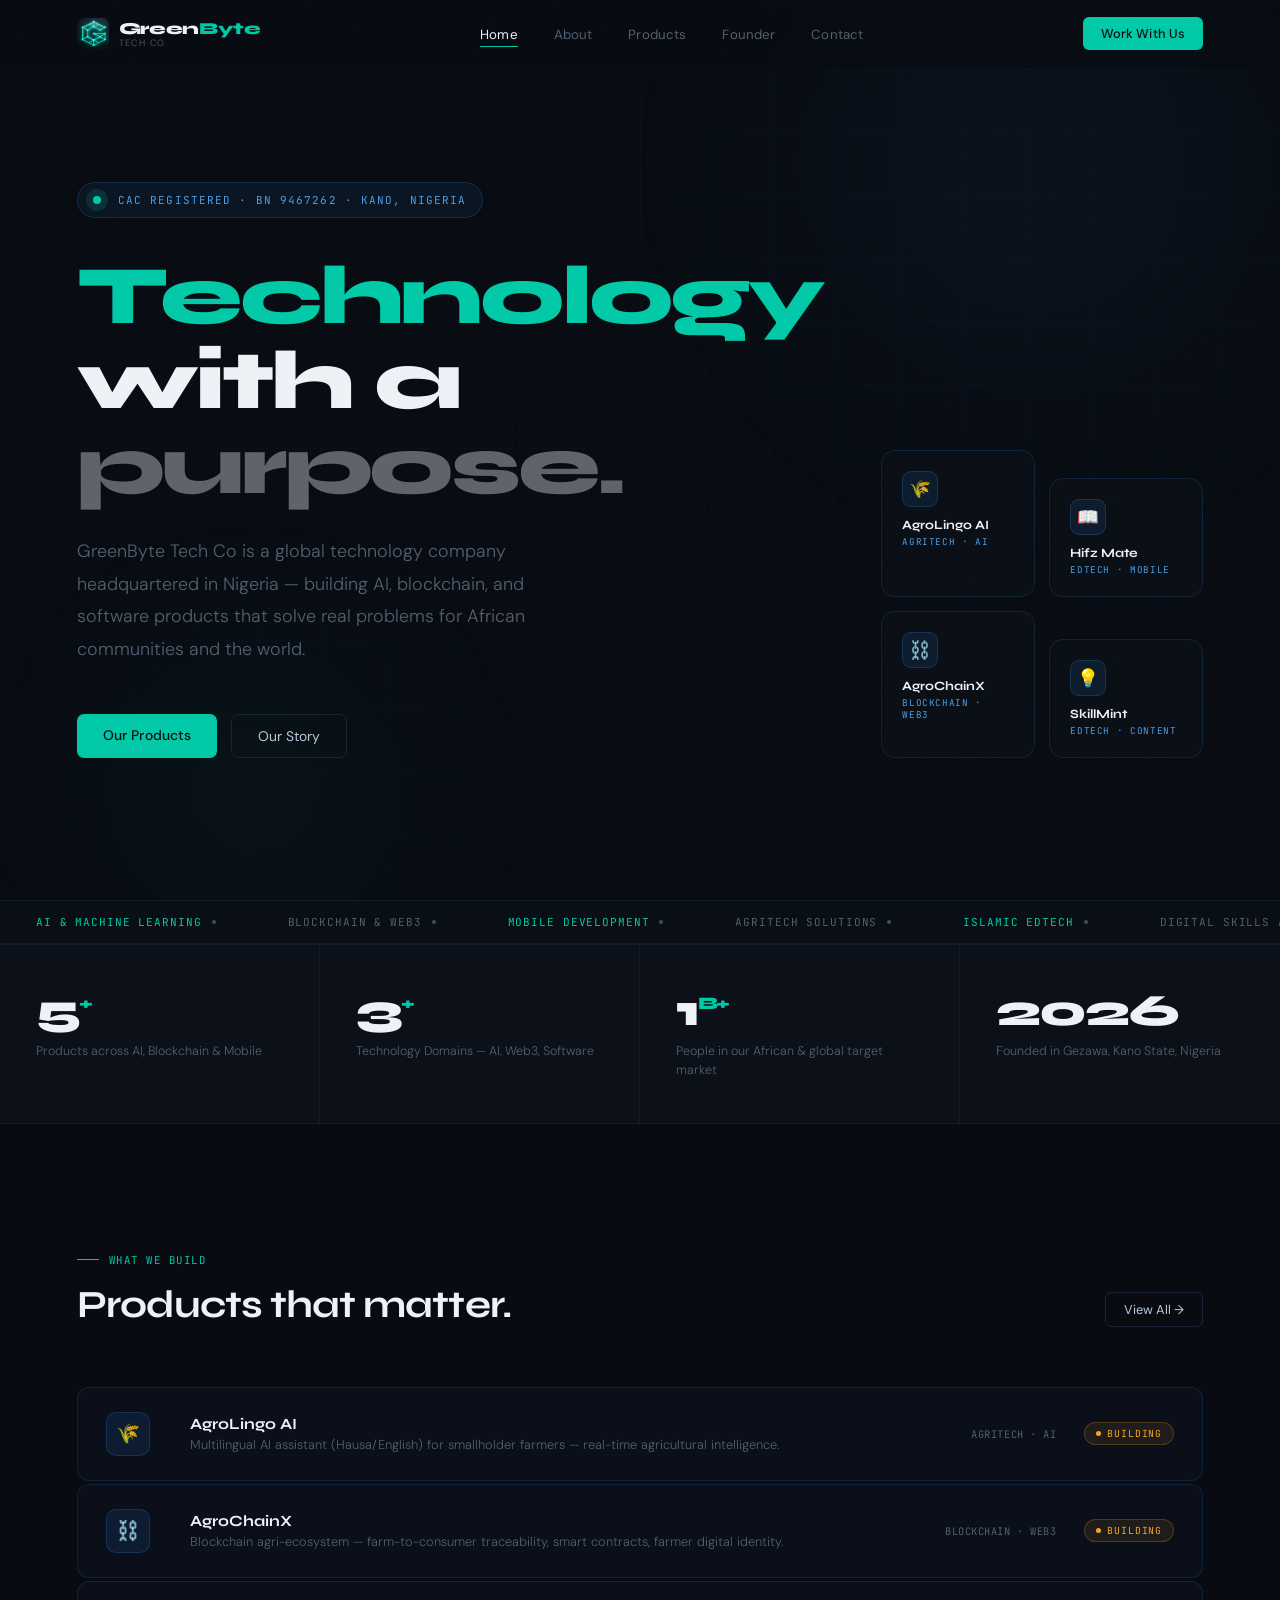
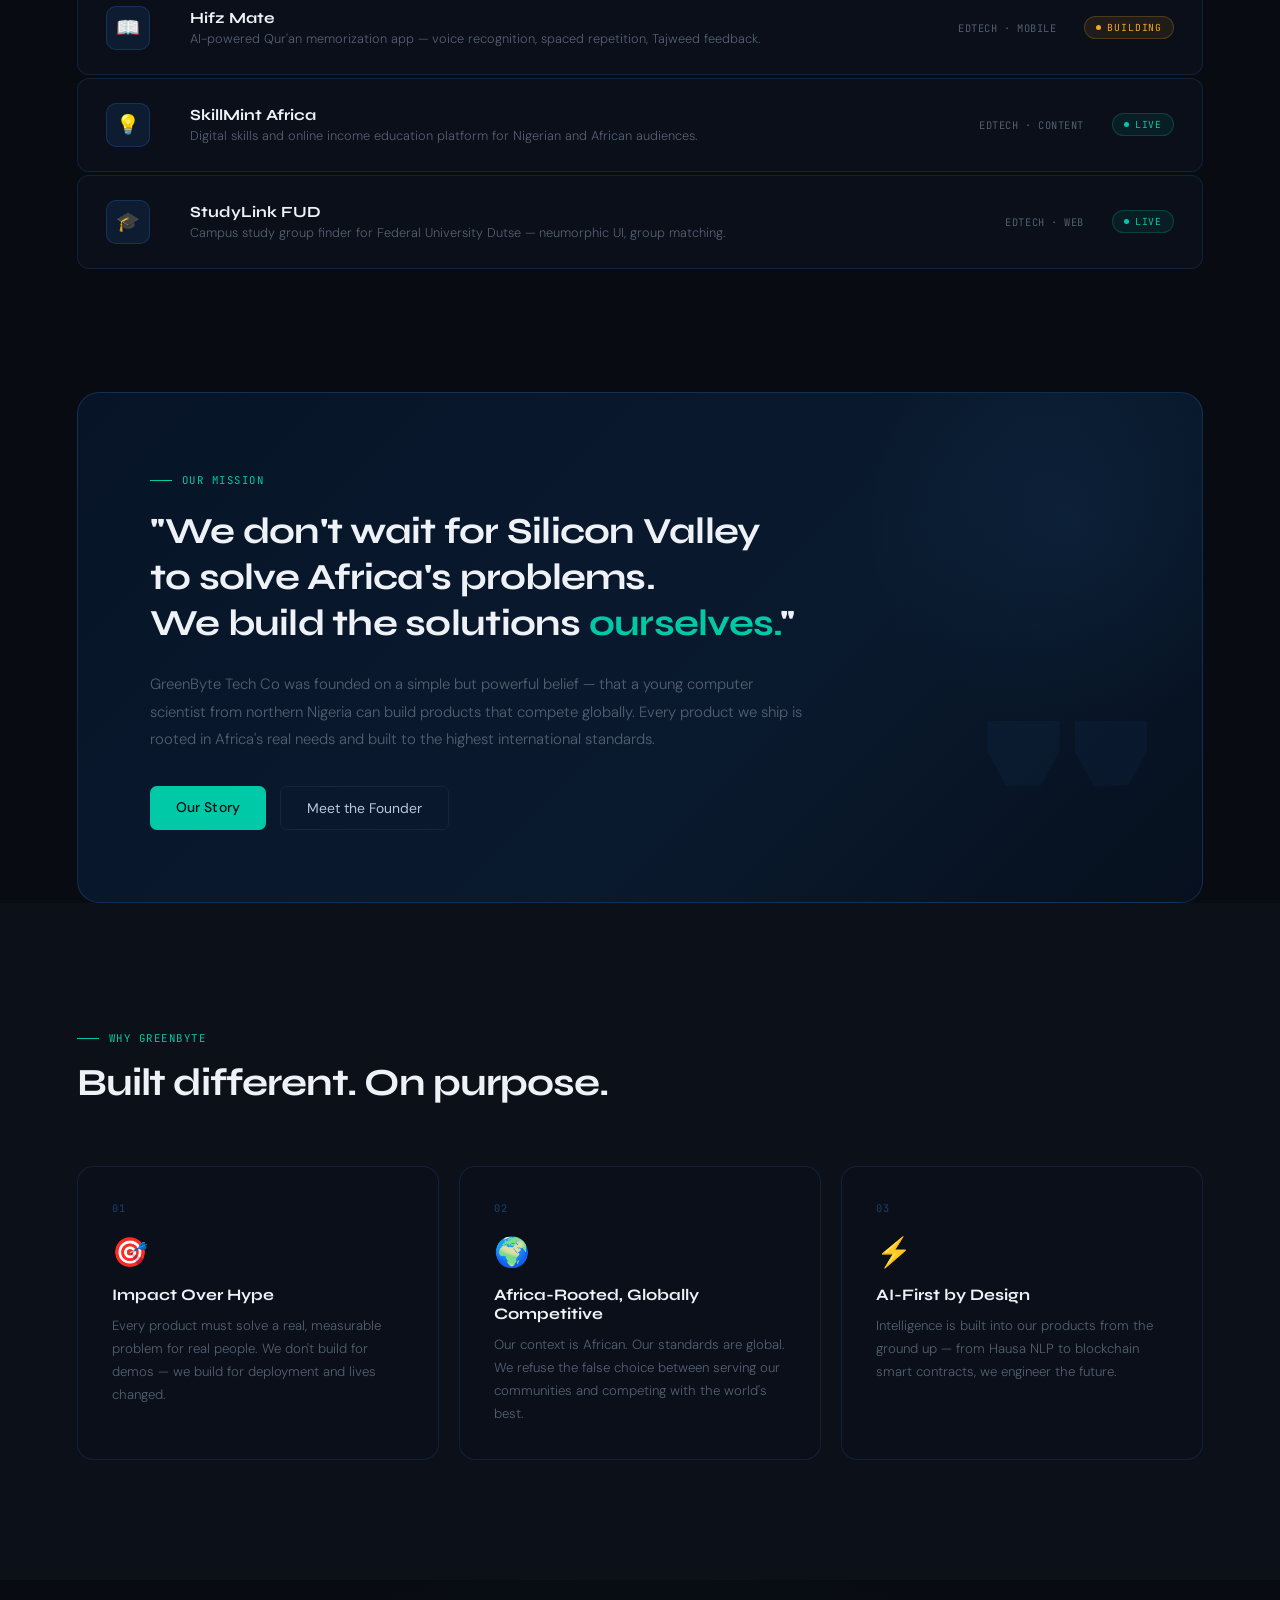
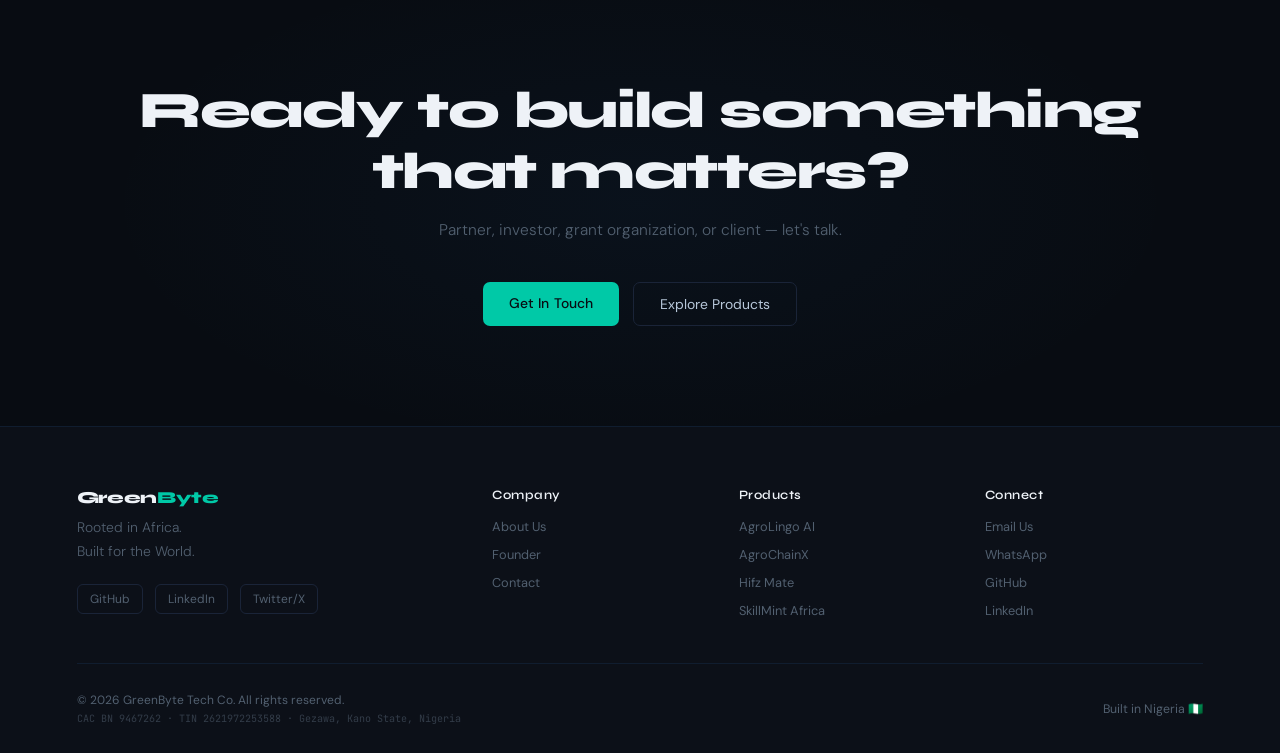
<file: index.html>
<!DOCTYPE html>
<html lang="en">
<head>
<meta charset="UTF-8">
<meta name="viewport" content="width=device-width, initial-scale=1.0">
<title>GreenByte Tech Co — Rooted in Africa. Built for the World.</title>
<meta name="description" content="GreenByte Tech Co is a global technology company headquartered in Kano, Nigeria. Building AI, blockchain, and software products that solve real problems for Africa and beyond.">

<!-- ╔══════════════════════════════════════════════╗
     ║  FAVICON — REPLACE WITH YOUR REAL ICON      ║
     ║  Drop your logo as: assets/favicon.png      ║
     ║  Drop your logo as: assets/favicon.ico      ║
     ╚══════════════════════════════════════════════╝ -->
<link rel="icon" type="image/png" href="assets/favicon.png">
<link rel="shortcut icon" href="assets/favicon.ico">
<link rel="apple-touch-icon" href="assets/favicon.png">

<link rel="preconnect" href="https://fonts.googleapis.com">
<link href="https://fonts.googleapis.com/css2?family=Syne:wght@400;600;700;800&family=DM+Sans:opsz,wght@9..40,300;9..40,400;9..40,500&family=JetBrains+Mono:wght@400;500&display=swap" rel="stylesheet">
<link rel="stylesheet" href="shared.css">
<style>

/* ── HERO ── */
.hero {
  min-height:100vh; display:flex; align-items:center;
  padding:140px 6% 100px; position:relative; overflow:hidden;
}
.hero-grid-bg {
  position:absolute; inset:0;
  background-image:
    linear-gradient(rgba(45,125,210,0.035) 1px, transparent 1px),
    linear-gradient(90deg, rgba(45,125,210,0.035) 1px, transparent 1px);
  background-size:64px 64px;
  mask-image:radial-gradient(ellipse 80% 80% at 50% 40%, black 20%, transparent 100%);
}
.hero-orb {
  position:absolute; border-radius:50%;
  pointer-events:none; filter:blur(90px);
}
.hero-orb-1 {
  width:650px; height:650px;
  background:radial-gradient(circle, rgba(45,125,210,0.08), transparent 70%);
  top:-160px; right:-80px;
  animation:orbFloat 9s ease-in-out infinite alternate;
}
.hero-orb-2 {
  width:380px; height:380px;
  background:radial-gradient(circle, rgba(0,201,167,0.07), transparent 70%);
  bottom:-80px; left:5%;
  animation:orbFloat 12s ease-in-out infinite alternate-reverse;
}
@keyframes orbFloat {
  from { transform:translate(0,0) scale(1); }
  to { transform:translate(24px,-24px) scale(1.04); }
}

.hero-content { position:relative; z-index:2; max-width:740px; }

.hero-eyebrow {
  display:inline-flex; align-items:center; gap:10px;
  background:rgba(45,125,210,0.08);
  border:1px solid rgba(45,125,210,0.22);
  border-radius:100px; padding:6px 16px 6px 8px;
  margin-bottom:36px;
  animation:revealUp 0.7s ease both;
}
.eyebrow-dot {
  width:22px; height:22px;
  background:rgba(0,201,167,0.15); border-radius:50%;
  display:flex; align-items:center; justify-content:center;
}
.eyebrow-dot::after {
  content:''; width:8px; height:8px; border-radius:50%; background:var(--teal);
  animation:pulse 2s infinite;
}
@keyframes pulse {
  0%,100% { opacity:1; transform:scale(1); }
  50% { opacity:0.5; transform:scale(0.85); }
}
.eyebrow-text {
  font-family:'JetBrains Mono',monospace; font-size:0.69rem;
  color:var(--blue-light); letter-spacing:0.1em; text-transform:uppercase;
}

.hero-h1 {
  font-family:'Syne',sans-serif; font-weight:800;
  font-size:clamp(3rem,6.5vw,6rem); line-height:1.02;
  letter-spacing:-0.04em; color:var(--white); margin-bottom:26px;
  animation:revealUp 0.7s 0.1s ease both;
}
.hero-h1 .accent-teal { color:var(--teal); }
.hero-h1 .accent-dim { color:rgba(238,242,247,0.38); }

.hero-sub {
  font-size:clamp(0.98rem,1.6vw,1.12rem); color:var(--muted);
  line-height:1.82; font-weight:300; max-width:510px; margin-bottom:48px;
  animation:revealUp 0.7s 0.2s ease both;
}

.hero-actions {
  display:flex; gap:14px; flex-wrap:wrap;
  animation:revealUp 0.7s 0.3s ease both;
}

/* Floating product cards */
.hero-float {
  position:absolute; right:6%; top:50%; transform:translateY(-50%);
  display:grid; grid-template-columns:1fr 1fr; gap:14px;
  z-index:2; animation:revealUp 0.9s 0.4s ease both;
}
@media (max-width:1100px) { .hero-float { display:none; } }

.float-card {
  background:rgba(12,16,24,0.9);
  border:1px solid var(--card-border);
  border-radius:14px; padding:20px;
  width:154px; backdrop-filter:blur(12px);
  transition:border-color 0.2s, transform 0.25s;
}
.float-card:hover { border-color:var(--blue-border); transform:translateY(-4px); }
.float-card.offset { margin-top:28px; }

/* ╔══════════════════════════════════════════════╗
   ║  PRODUCT ICONS — REPLACE src WITH YOUR REAL  ║
   ║  product logos. Keep width/height at 32px.   ║
   ╚══════════════════════════════════════════════╝ */
.float-card-icon {
  width:36px; height:36px; border-radius:9px;
  background:var(--blue-dim); border:1px solid var(--blue-border);
  display:flex; align-items:center; justify-content:center;
  font-size:1.1rem; margin-bottom:10px; overflow:hidden;
}
.float-card-icon img { width:28px; height:28px; object-fit:contain; }

.float-card-name {
  font-family:'Syne',sans-serif; font-weight:700;
  font-size:0.79rem; color:var(--white); margin-bottom:4px;
}
.float-card-tag {
  font-family:'JetBrains Mono',monospace;
  font-size:0.58rem; color:var(--blue-light); letter-spacing:0.07em; text-transform:uppercase;
}

/* ── MARQUEE ── */
.marquee-strip {
  border-top:1px solid var(--border); border-bottom:1px solid var(--border);
  overflow:hidden; padding:14px 0; background:rgba(12,16,24,0.7);
}
.marquee-track {
  display:flex; animation:marquee 32s linear infinite; width:max-content;
}
.marquee-item {
  display:flex; align-items:center; gap:10px;
  padding:0 36px; white-space:nowrap;
  font-family:'JetBrains Mono',monospace; font-size:0.69rem;
  color:var(--muted); letter-spacing:0.08em; text-transform:uppercase;
}
.marquee-item .hi { color:var(--teal); }
.m-sep { width:4px; height:4px; border-radius:50%; background:var(--muted2); flex-shrink:0; }
@keyframes marquee { from{transform:translateX(0)} to{transform:translateX(-50%)} }

/* ── STATS ── */
.stats-row {
  display:grid; grid-template-columns:repeat(4,1fr);
  border-top:1px solid var(--border); border-bottom:1px solid var(--border);
  background:var(--dark2);
}
.stat-cell {
  padding:44px 36px;
  border-right:1px solid var(--border);
  transition:background 0.2s;
}
.stat-cell:last-child { border-right:none; }
.stat-cell:hover { background:var(--blue-dim); }
.stat-num {
  font-family:'Syne',sans-serif; font-weight:800;
  font-size:2.8rem; letter-spacing:-0.04em; color:var(--white);
  line-height:1; margin-bottom:8px;
}
.stat-num sup { font-size:1.1rem; color:var(--teal); vertical-align:super; }
.stat-lbl { font-size:0.78rem; color:var(--muted); line-height:1.5; font-weight:300; }

/* ── PRODUCTS LIST ── */
.products-section { padding:120px 6%; }
.section-header {
  display:flex; justify-content:space-between; align-items:flex-end;
  margin-bottom:60px; flex-wrap:wrap; gap:20px;
}

.product-row {
  display:grid; grid-template-columns:56px 1fr auto auto;
  align-items:center; gap:28px;
  padding:24px 28px;
  background:var(--card-bg);
  border:1px solid var(--card-border);
  border-radius:12px; margin-bottom:3px;
  transition:all 0.24s; text-decoration:none; position:relative; overflow:hidden;
}
.product-row::before {
  content:''; position:absolute; left:0; top:0; bottom:0;
  width:3px; background:linear-gradient(180deg, var(--teal), var(--blue));
  transform:scaleY(0); transition:transform 0.28s; transform-origin:bottom;
}
.product-row:hover {
  border-color:var(--blue-border); background:var(--card-bg2);
  transform:translateX(5px);
  box-shadow:0 4px 24px rgba(45,125,210,0.1);
}
.product-row:hover::before { transform:scaleY(1); }

.prod-icon {
  width:44px; height:44px; border-radius:10px;
  background:var(--blue-dim); border:1px solid var(--blue-border);
  display:flex; align-items:center; justify-content:center;
  font-size:1.2rem; flex-shrink:0; overflow:hidden;
}
.prod-icon img { width:32px; height:32px; object-fit:contain; }
.prod-name {
  font-family:'Syne',sans-serif; font-weight:700;
  font-size:0.97rem; color:var(--white); margin-bottom:3px;
}
.prod-desc { font-size:0.8rem; color:var(--muted); font-weight:300; }
.prod-domain {
  font-family:'JetBrains Mono',monospace; font-size:0.65rem;
  color:var(--muted); letter-spacing:0.05em; text-transform:uppercase;
  text-align:right; white-space:nowrap;
}

/* ── MISSION BLOCK ── */
.mission-wrap { margin:0 6%; }
.mission-block {
  background:linear-gradient(135deg, #071428 0%, #0A1A2E 60%, #06101E 100%);
  border:1px solid var(--blue-border);
  border-radius:22px; padding:72px;
  position:relative; overflow:hidden;
}
.mission-block::before {
  content:''; position:absolute; top:-80px; right:-80px;
  width:420px; height:420px; border-radius:50%;
  background:radial-gradient(circle, rgba(45,125,210,0.08), transparent 70%);
}
.mission-block::after {
  content:'"'; position:absolute; bottom:-60px; right:48px;
  font-family:'Syne',sans-serif; font-size:18rem; color:rgba(45,125,210,0.05);
  font-weight:800; line-height:1; pointer-events:none;
}
.mission-inner { position:relative; z-index:1; max-width:660px; }
.mission-quote {
  font-family:'Syne',sans-serif; font-weight:700;
  font-size:clamp(1.5rem,3vw,2.3rem); color:var(--white);
  line-height:1.25; letter-spacing:-0.02em; margin-bottom:24px;
}
.mission-quote .teal { color:var(--teal); }
.mission-body { font-size:0.93rem; color:var(--muted); line-height:1.85; font-weight:300; margin-bottom:32px; }
.mission-ctas { display:flex; gap:14px; flex-wrap:wrap; }

/* ── WHY SECTION ── */
.why-section { padding:120px 6%; background:var(--dark2); }
.why-grid { display:grid; grid-template-columns:repeat(3,1fr); gap:20px; margin-top:60px; }
.why-card {
  background:var(--card-bg); border:1px solid var(--card-border);
  border-radius:16px; padding:34px; transition:all 0.25s;
}
.why-card:hover {
  border-color:var(--blue-border); transform:translateY(-5px);
  box-shadow:0 20px 40px rgba(45,125,210,0.12);
}
.why-num {
  font-family:'JetBrains Mono',monospace; font-size:0.65rem;
  color:rgba(45,125,210,0.45); letter-spacing:0.12em; margin-bottom:18px;
}
.why-icon { font-size:1.8rem; margin-bottom:14px; }
.why-title { font-family:'Syne',sans-serif; font-weight:700; font-size:1rem; color:var(--white); margin-bottom:10px; }
.why-text { font-size:0.83rem; color:var(--muted); line-height:1.75; font-weight:300; }

/* ── CTA ── */
.cta-strip { padding:100px 6%; text-align:center; position:relative; overflow:hidden; }
.cta-strip::before {
  content:''; position:absolute; inset:0;
  background:radial-gradient(ellipse 60% 80% at 50% 50%, rgba(45,125,210,0.05), transparent 70%);
}
.cta-h {
  font-family:'Syne',sans-serif; font-weight:800;
  font-size:clamp(2rem,4vw,3.2rem); color:var(--white);
  letter-spacing:-0.03em; margin-bottom:18px; position:relative;
}
.cta-sub { font-size:0.97rem; color:var(--muted); font-weight:300; margin-bottom:42px; position:relative; }
.cta-btns { display:flex; justify-content:center; gap:14px; flex-wrap:wrap; position:relative; }

@keyframes revealUp {
  from { opacity:0; transform:translateY(28px); }
  to { opacity:1; transform:translateY(0); }
}

@media (max-width:900px) {
  .stats-row { grid-template-columns:1fr 1fr; }
  .stat-cell { border-bottom:1px solid var(--border); border-right:none; }
  .stat-cell:nth-child(odd) { border-right:1px solid var(--border); }
  .why-grid { grid-template-columns:1fr; }
  .product-row { grid-template-columns:44px 1fr; }
  .prod-domain, .prod-status { display:none; }
  .mission-block { padding:44px 28px; margin:0 4%; }
}
@media (max-width:600px) {
  .stats-row { grid-template-columns:1fr; }
  .stat-cell { border-right:none; }
  .hero { padding:120px 5% 80px; }
}
</style>
</head>
<body>

<!-- ── NAV ── -->
<nav id="navbar">
  <a href="index.html" class="nav-logo">
    <!-- ╔══════════════════════════════════════════╗
         ║ LOGO — Replace img src with your logo   ║
         ║ File: assets/logo.png (transparent PNG) ║
         ╚══════════════════════════════════════════╝ -->
    <img src="assets/logo.png" alt="GreenByte" width="32" height="32"
         style="border-radius:7px"
         onerror="this.style.display='none';this.nextElementSibling.style.display='flex'">
    <svg style="display:none" width="32" height="32" viewBox="0 0 32 32" fill="none">
      <rect width="32" height="32" rx="7" fill="#111820"/>
      <path d="M16 5.5C10.8 5.5 6.5 9.2 6.5 13.7C6.5 16.7 8.2 19.3 10.8 20.8V24.2L14.2 22.5C14.8 22.6 15.4 22.65 16 22.65C21.2 22.65 25.5 18.7 25.5 13.7C25.5 9.2 21.2 5.5 16 5.5Z" fill="#1A6B3C"/>
      <circle cx="12" cy="13" r="1.4" fill="#00C9A7"/><circle cx="16" cy="11" r="1.4" fill="#00C9A7"/><circle cx="20" cy="13" r="1.4" fill="#00C9A7"/>
      <line x1="12" y1="13" x2="16" y2="11" stroke="#00C9A7" stroke-width="0.8" opacity="0.5"/>
      <line x1="16" y1="11" x2="20" y2="13" stroke="#00C9A7" stroke-width="0.8" opacity="0.5"/>
    </svg>
    <div>
      <div class="logo-wordmark">Green<span>Byte</span></div>
      <div class="logo-sub">Tech Co</div>
    </div>
  </a>

  <ul class="nav-links">
    <li><a href="index.html">Home</a></li>
    <li><a href="about.html">About</a></li>
    <li><a href="products.html">Products</a></li>
    <li><a href="founder.html">Founder</a></li>
    <li><a href="contact.html">Contact</a></li>
  </ul>

  <div class="nav-right">
    <a href="contact.html" class="btn-primary btn-sm">Work With Us</a>
  </div>
  <button class="nav-burger" onclick="toggleMenu()"><span></span><span></span><span></span></button>
</nav>

<div class="mobile-menu" id="mobileMenu">
  <a href="index.html" onclick="toggleMenu()">Home</a>
  <a href="about.html" onclick="toggleMenu()">About</a>
  <a href="products.html" onclick="toggleMenu()">Products</a>
  <a href="founder.html" onclick="toggleMenu()">Founder</a>
  <a href="contact.html" onclick="toggleMenu()">Contact</a>
  <a href="contact.html" class="btn-primary" style="text-align:center;margin-top:8px" onclick="toggleMenu()">Work With Us</a>
</div>

<!-- ── HERO ── -->
<section class="hero">
  <div class="hero-grid-bg"></div>
  <div class="hero-orb hero-orb-1"></div>
  <div class="hero-orb hero-orb-2"></div>

  <div class="hero-content">
    <div class="hero-eyebrow">
      <div class="eyebrow-dot"></div>
      <span class="eyebrow-text">CAC Registered · BN 9467262 · Kano, Nigeria</span>
    </div>

    <h1 class="hero-h1">
      <span class="accent-teal">Technology</span><br>
      with a<br>
      <span class="accent-dim">purpose.</span>
    </h1>

    <p class="hero-sub">
      GreenByte Tech Co is a global technology company headquartered in Nigeria —
      building AI, blockchain, and software products that solve real problems
      for African communities and the world.
    </p>

    <div class="hero-actions">
      <a href="products.html" class="btn-primary">Our Products</a>
      <a href="about.html" class="btn-ghost">Our Story</a>
    </div>
  </div>

  <!-- Floating product cards -->
  <div class="hero-float">
    <div class="float-card">
      <div class="float-card-icon">
        <!-- Replace with: <img src="assets/agrolingo-icon.png" alt="AgroLingo"> -->
        🌾
      </div>
      <div class="float-card-name">AgroLingo AI</div>
      <div class="float-card-tag">AgriTech · AI</div>
    </div>
    <div class="float-card offset">
      <div class="float-card-icon">📖</div>
      <div class="float-card-name">Hifz Mate</div>
      <div class="float-card-tag">EdTech · Mobile</div>
    </div>
    <div class="float-card">
      <div class="float-card-icon">⛓️</div>
      <div class="float-card-name">AgroChainX</div>
      <div class="float-card-tag">Blockchain · Web3</div>
    </div>
    <div class="float-card offset">
      <div class="float-card-icon">💡</div>
      <div class="float-card-name">SkillMint</div>
      <div class="float-card-tag">EdTech · Content</div>
    </div>
  </div>
</section>

<!-- ── MARQUEE ── -->
<div class="marquee-strip">
  <div class="marquee-track">
    <div class="marquee-item"><span class="hi">AI & Machine Learning</span><div class="m-sep"></div></div>
    <div class="marquee-item">Blockchain & Web3<div class="m-sep"></div></div>
    <div class="marquee-item"><span class="hi">Mobile Development</span><div class="m-sep"></div></div>
    <div class="marquee-item">AgriTech Solutions<div class="m-sep"></div></div>
    <div class="marquee-item"><span class="hi">Islamic EdTech</span><div class="m-sep"></div></div>
    <div class="marquee-item">Digital Skills Africa<div class="m-sep"></div></div>
    <div class="marquee-item"><span class="hi">Nigeria → Global</span><div class="m-sep"></div></div>
    <div class="marquee-item">CAC Registered · 2026<div class="m-sep"></div></div>
    <div class="marquee-item"><span class="hi">AI & Machine Learning</span><div class="m-sep"></div></div>
    <div class="marquee-item">Blockchain & Web3<div class="m-sep"></div></div>
    <div class="marquee-item"><span class="hi">Mobile Development</span><div class="m-sep"></div></div>
    <div class="marquee-item">AgriTech Solutions<div class="m-sep"></div></div>
    <div class="marquee-item"><span class="hi">Islamic EdTech</span><div class="m-sep"></div></div>
    <div class="marquee-item">Digital Skills Africa<div class="m-sep"></div></div>
    <div class="marquee-item"><span class="hi">Nigeria → Global</span><div class="m-sep"></div></div>
    <div class="marquee-item">CAC Registered · 2026<div class="m-sep"></div></div>
  </div>
</div>

<!-- ── STATS ── -->
<div class="stats-row">
  <div class="stat-cell reveal">
    <div class="stat-num">5<sup>+</sup></div>
    <div class="stat-lbl">Products across AI, Blockchain & Mobile</div>
  </div>
  <div class="stat-cell reveal">
    <div class="stat-num">3<sup>+</sup></div>
    <div class="stat-lbl">Technology Domains — AI, Web3, Software</div>
  </div>
  <div class="stat-cell reveal">
    <div class="stat-num">1<sup>B+</sup></div>
    <div class="stat-lbl">People in our African & global target market</div>
  </div>
  <div class="stat-cell reveal">
    <div class="stat-num">2026</div>
    <div class="stat-lbl">Founded in Gezawa, Kano State, Nigeria</div>
  </div>
</div>

<!-- ── PRODUCTS ── -->
<section class="products-section">
  <div class="section-header">
    <div>
      <div class="section-label">What We Build</div>
      <h2 class="section-title">Products that matter.</h2>
    </div>
    <a href="products.html" class="btn-ghost btn-sm">View All →</a>
  </div>

  <!-- ╔══════════════════════════════════════════════════╗
       ║ PRODUCT ICONS: replace the emoji in .prod-icon  ║
       ║ with: <img src="assets/agrolingo-icon.png">      ║
       ╚══════════════════════════════════════════════════╝ -->
  <a href="products.html#agrolingo" class="product-row reveal">
    <div class="prod-icon">🌾</div>
    <div>
      <div class="prod-name">AgroLingo AI</div>
      <div class="prod-desc">Multilingual AI assistant (Hausa/English) for smallholder farmers — real-time agricultural intelligence.</div>
    </div>
    <div class="prod-domain">AgriTech · AI</div>
    <div class="prod-status s-building"><div class="s-dot"></div>Building</div>
  </a>

  <a href="products.html#agrochainx" class="product-row reveal">
    <div class="prod-icon">⛓️</div>
    <div>
      <div class="prod-name">AgroChainX</div>
      <div class="prod-desc">Blockchain agri-ecosystem — farm-to-consumer traceability, smart contracts, farmer digital identity.</div>
    </div>
    <div class="prod-domain">Blockchain · Web3</div>
    <div class="prod-status s-building"><div class="s-dot"></div>Building</div>
  </a>

  <a href="products.html#hifzmate" class="product-row reveal">
    <div class="prod-icon">📖</div>
    <div>
      <div class="prod-name">Hifz Mate</div>
      <div class="prod-desc">AI-powered Qur'an memorization app — voice recognition, spaced repetition, Tajweed feedback.</div>
    </div>
    <div class="prod-domain">EdTech · Mobile</div>
    <div class="prod-status s-building"><div class="s-dot"></div>Building</div>
  </a>

  <!-- ╔══════════════════════════════════════════════╗
       ║ SOCIAL LINKS — update href below            ║
       ╚══════════════════════════════════════════════╝ -->
  <a href="https://facebook.com/SkillMintAfrica" target="_blank" class="product-row reveal">
    <div class="prod-icon">💡</div>
    <div>
      <div class="prod-name">SkillMint Africa</div>
      <div class="prod-desc">Digital skills and online income education platform for Nigerian and African audiences.</div>
    </div>
    <div class="prod-domain">EdTech · Content</div>
    <div class="prod-status s-live"><div class="s-dot"></div>Live</div>
  </a>

  <a href="products.html#studylink" class="product-row reveal">
    <div class="prod-icon">🎓</div>
    <div>
      <div class="prod-name">StudyLink FUD</div>
      <div class="prod-desc">Campus study group finder for Federal University Dutse — neumorphic UI, group matching.</div>
    </div>
    <div class="prod-domain">EdTech · Web</div>
    <div class="prod-status s-live"><div class="s-dot"></div>Live</div>
  </a>
</section>

<!-- ── MISSION ── -->
<div class="mission-wrap">
  <div class="mission-block reveal">
    <div class="mission-inner">
      <div class="section-label" style="margin-bottom:22px">Our Mission</div>
      <div class="mission-quote">
        "We don't wait for Silicon Valley<br>to solve Africa's problems.<br>
        We build the solutions <span class="teal">ourselves.</span>"
      </div>
      <p class="mission-body">
        GreenByte Tech Co was founded on a simple but powerful belief — that a young
        computer scientist from northern Nigeria can build products that compete globally.
        Every product we ship is rooted in Africa's real needs and built to the
        highest international standards.
      </p>
      <div class="mission-ctas">
        <a href="about.html" class="btn-primary">Our Story</a>
        <a href="founder.html" class="btn-ghost">Meet the Founder</a>
      </div>
    </div>
  </div>
</div>

<!-- ── WHY ── -->
<section class="why-section">
  <div class="section-label">Why GreenByte</div>
  <h2 class="section-title">Built different. On purpose.</h2>
  <div class="why-grid">
    <div class="why-card reveal">
      <div class="why-num">01</div>
      <div class="why-icon">🎯</div>
      <div class="why-title">Impact Over Hype</div>
      <div class="why-text">Every product must solve a real, measurable problem for real people. We don't build for demos — we build for deployment and lives changed.</div>
    </div>
    <div class="why-card reveal">
      <div class="why-num">02</div>
      <div class="why-icon">🌍</div>
      <div class="why-title">Africa-Rooted, Globally Competitive</div>
      <div class="why-text">Our context is African. Our standards are global. We refuse the false choice between serving our communities and competing with the world's best.</div>
    </div>
    <div class="why-card reveal">
      <div class="why-num">03</div>
      <div class="why-icon">⚡</div>
      <div class="why-title">AI-First by Design</div>
      <div class="why-text">Intelligence is built into our products from the ground up — from Hausa NLP to blockchain smart contracts, we engineer the future.</div>
    </div>
  </div>
</section>

<!-- ── CTA ── -->
<section class="cta-strip">
  <h2 class="cta-h">Ready to build something<br>that matters?</h2>
  <p class="cta-sub">Partner, investor, grant organization, or client — let's talk.</p>
  <div class="cta-btns">
    <a href="contact.html" class="btn-primary">Get In Touch</a>
    <a href="products.html" class="btn-ghost">Explore Products</a>
  </div>
</section>

<!-- ── FOOTER ── -->
<footer>
  <div class="footer-top">
    <div>
      <div class="logo-wordmark" style="font-size:1.05rem;font-family:'Syne',sans-serif;font-weight:800;color:var(--white)">Green<span style="color:var(--teal)">Byte</span></div>
      <p class="footer-tagline" style="margin-top:8px">Rooted in Africa.<br>Built for the World.</p>
      <div style="margin-top:20px;display:flex;gap:12px;flex-wrap:wrap">
        <!-- ╔══════════════════════════════════════╗
             ║ SOCIAL LINKS — update hrefs here     ║
             ╚══════════════════════════════════════╝ -->
        <a href="https://github.com/GreenByteTechCo" target="_blank" style="font-size:0.75rem;color:var(--muted);text-decoration:none;border:1px solid var(--border-s);padding:6px 12px;border-radius:6px;transition:color 0.2s">GitHub</a>
        <a href="https://linkedin.com/company/greenbyte-tech-co" target="_blank" style="font-size:0.75rem;color:var(--muted);text-decoration:none;border:1px solid var(--border-s);padding:6px 12px;border-radius:6px;transition:color 0.2s">LinkedIn</a>
        <a href="https://twitter.com/GreenByteTech" target="_blank" style="font-size:0.75rem;color:var(--muted);text-decoration:none;border:1px solid var(--border-s);padding:6px 12px;border-radius:6px;transition:color 0.2s">Twitter/X</a>
      </div>
    </div>
    <div class="footer-links">
      <div class="footer-col">
        <div class="footer-col-title">Company</div>
        <a href="about.html">About Us</a>
        <a href="founder.html">Founder</a>
        <a href="contact.html">Contact</a>
      </div>
      <div class="footer-col">
        <div class="footer-col-title">Products</div>
        <a href="products.html#agrolingo">AgroLingo AI</a>
        <a href="products.html#agrochainx">AgroChainX</a>
        <a href="products.html#hifzmate">Hifz Mate</a>
        <a href="https://facebook.com/SkillMintAfrica" target="_blank">SkillMint Africa</a>
      </div>
      <div class="footer-col">
        <div class="footer-col-title">Connect</div>
        <a href="mailto:skillmintafrica@gmail.com">Email Us</a>
        <a href="https://wa.me/2348153005657" target="_blank">WhatsApp</a>
        <a href="https://github.com/GreenByteTechCo" target="_blank">GitHub</a>
        <a href="https://linkedin.com/company/greenbyte-tech-co" target="_blank">LinkedIn</a>
      </div>
    </div>
  </div>
  <div class="footer-bottom">
    <div class="footer-legal">
      <span>© 2026 GreenByte Tech Co. All rights reserved.</span>
      <span class="footer-reg">CAC BN 9467262 · TIN 2621972253588 · Gezawa, Kano State, Nigeria</span>
    </div>
    <div class="footer-made">Built in Nigeria 🇳🇬</div>
  </div>
</footer>

<script src="shared.js"></script>
</body>
</html>
</file>
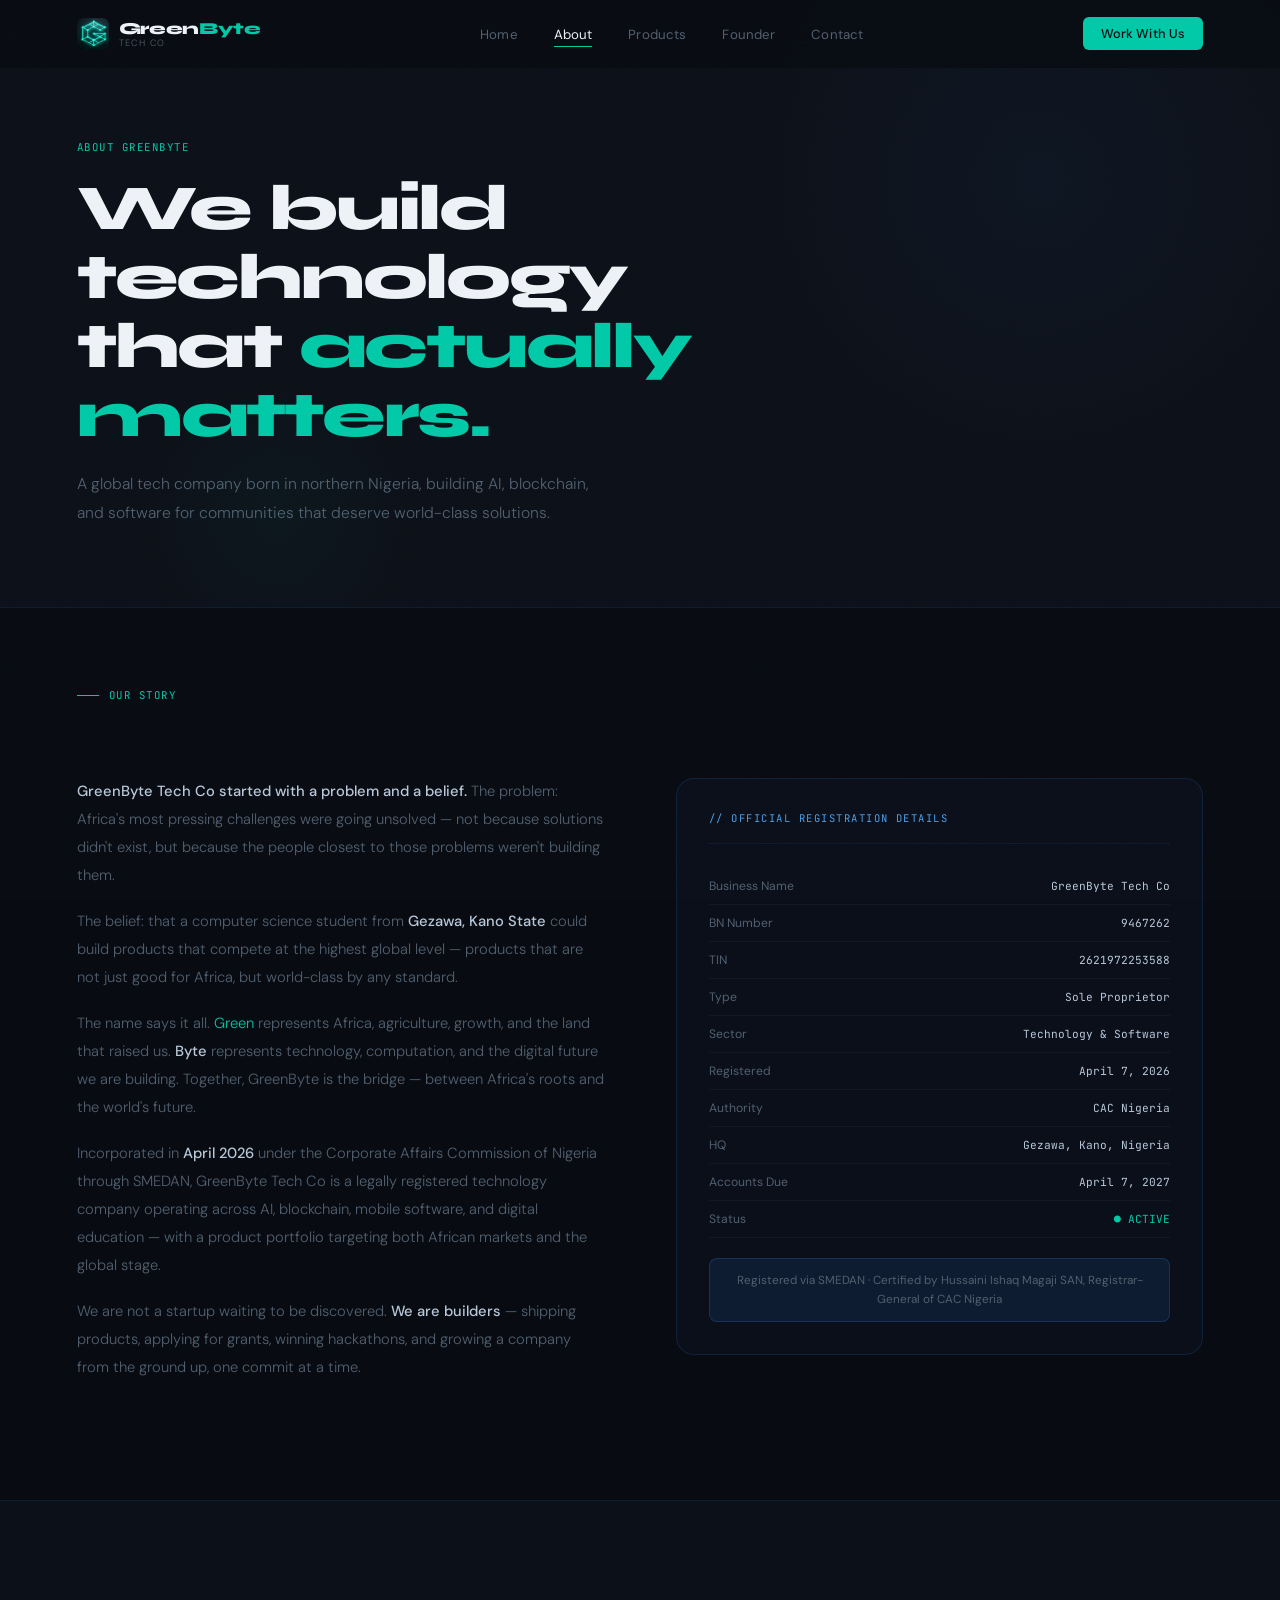
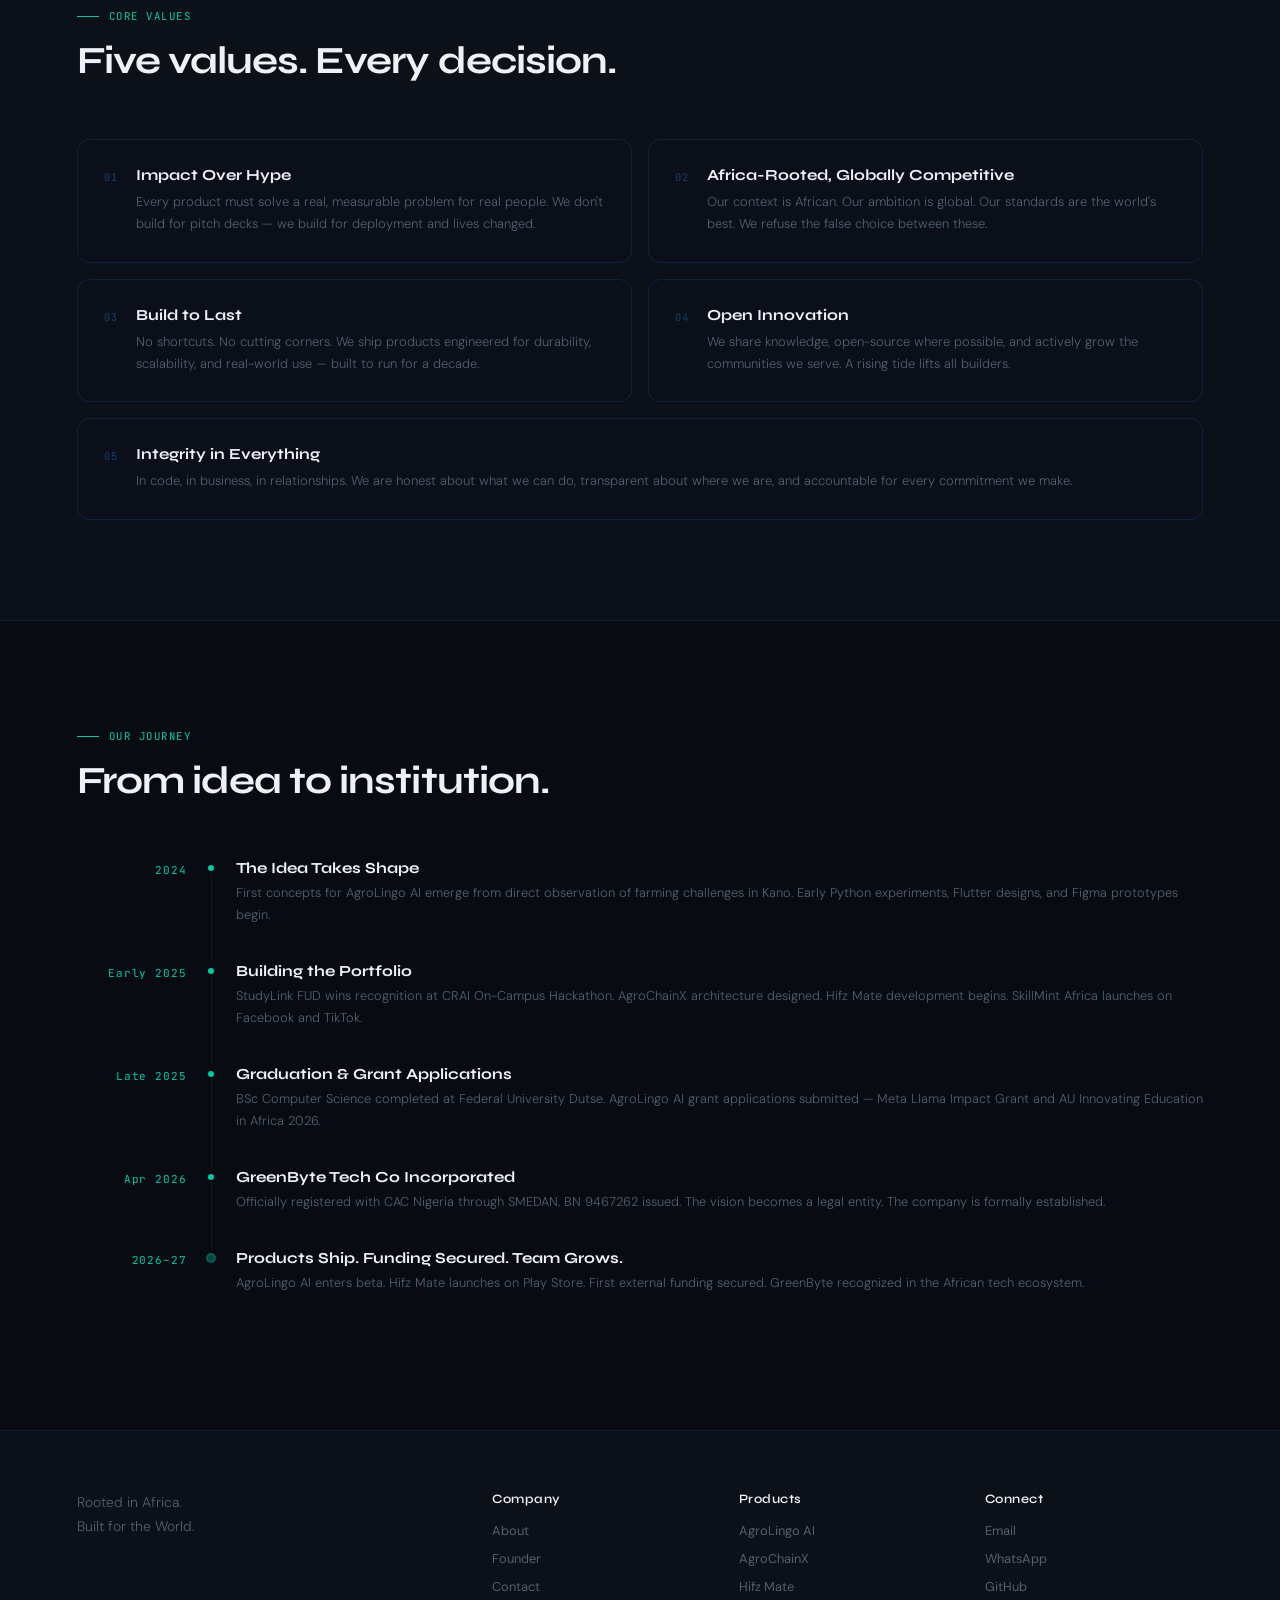
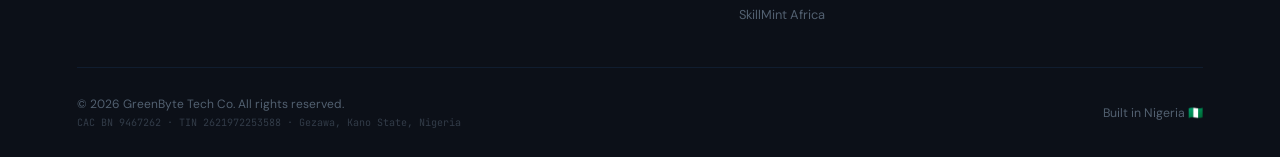
<file: about.html>
<!DOCTYPE html>
<html lang="en">
<head>
<meta charset="UTF-8">
<meta name="viewport" content="width=device-width, initial-scale=1.0">
<title>About — GreenByte Tech Co</title>
<link rel="icon" type="image/png" href="assets/favicon.png">
<link href="https://fonts.googleapis.com/css2?family=Syne:wght@400;600;700;800&family=DM+Sans:opsz,wght@9..40,300;9..40,400;9..40,500&family=JetBrains+Mono:wght@400;500&display=swap" rel="stylesheet">
<link rel="stylesheet" href="shared.css">
<style>
.about-section { padding:72px 6% 100px; }
.about-grid { display:grid; grid-template-columns:1fr 1fr; gap:72px; margin-top:60px; align-items:start; }

.story-text p { font-size:0.92rem; color:var(--muted); line-height:1.9; font-weight:300; margin-bottom:18px; }
.story-text p strong { color:var(--text); font-weight:500; }
.story-text .teal { color:var(--teal); }

/* REGISTRATION CARD */
.reg-card {
  background:var(--card-bg); border:1px solid var(--card-border);
  border-radius:18px; padding:32px; position:sticky; top:86px;
}
.reg-card-title {
  font-family:'JetBrains Mono',monospace; font-size:0.66rem;
  color:var(--blue-light); letter-spacing:0.14em; text-transform:uppercase;
  margin-bottom:24px; padding-bottom:18px; border-bottom:1px solid var(--border);
}
.reg-row {
  display:flex; justify-content:space-between; align-items:center;
  padding:10px 0; border-bottom:1px solid rgba(255,255,255,0.04); gap:14px;
}
.reg-row:last-child { border-bottom:none; }
.rk { font-size:0.76rem; color:var(--muted); flex-shrink:0; }
.rv { font-family:'JetBrains Mono',monospace; font-size:0.7rem; color:var(--text); text-align:right; }
.rv.active { color:var(--teal); }
.reg-note {
  margin-top:20px; padding:12px; background:var(--blue-dim);
  border:1px solid var(--blue-border); border-radius:8px;
  font-size:0.73rem; color:var(--muted); line-height:1.6; text-align:center;
}

/* VALUES */
.values-section {
  padding:100px 6%; background:var(--dark2);
  border-top:1px solid var(--border); border-bottom:1px solid var(--border);
}
.values-grid { display:grid; grid-template-columns:repeat(2,1fr); gap:16px; margin-top:56px; }
.val-item {
  display:flex; gap:18px;
  background:var(--card-bg); border:1px solid var(--card-border);
  border-radius:13px; padding:26px; transition:all 0.22s;
}
.val-item:hover { border-color:var(--blue-border); transform:translateY(-3px); }
.val-num {
  font-family:'JetBrains Mono',monospace; font-size:0.65rem;
  color:rgba(45,125,210,0.45); letter-spacing:0.1em; flex-shrink:0; margin-top:4px;
}
.val-title { font-family:'Syne',sans-serif; font-weight:700; font-size:0.96rem; color:var(--white); margin-bottom:7px; }
.val-text { font-size:0.81rem; color:var(--muted); line-height:1.72; font-weight:300; }
.val-item.full { grid-column:span 2; }

/* TIMELINE */
.timeline-section { padding:100px 6%; }
.timeline { margin-top:56px; display:flex; flex-direction:column; }
.t-item { display:grid; grid-template-columns:110px 1px 1fr; gap:0 24px; }
.t-year {
  font-family:'JetBrains Mono',monospace; font-size:0.69rem;
  color:var(--teal); letter-spacing:0.08em; padding-top:4px; text-align:right;
}
.t-line { display:flex; flex-direction:column; align-items:center; }
.t-dot {
  width:10px; height:10px; border-radius:50%; background:var(--teal);
  border:2px solid var(--dark); flex-shrink:0; margin-top:4px;
}
.t-connector { width:1px; flex:1; background:var(--border); min-height:44px; }
.t-item:last-child .t-connector { display:none; }
.t-content { padding-bottom:36px; }
.t-title { font-family:'Syne',sans-serif; font-weight:700; font-size:0.96rem; color:var(--white); margin-bottom:5px; }
.t-desc { font-size:0.8rem; color:var(--muted); line-height:1.72; font-weight:300; }

@media (max-width:900px) {
  .about-grid { grid-template-columns:1fr; }
  .reg-card { position:static; }
  .values-grid { grid-template-columns:1fr; }
  .val-item.full { grid-column:span 1; }
}
</style>
</head>
<body>

<nav id="navbar">
  <a href="index.html" class="nav-logo">
    <img src="assets/logo.png" alt="GreenByte" width="32" height="32" style="border-radius:7px"
         onerror="this.style.display='none';this.nextElementSibling.style.display='flex'">
    <svg style="display:none" width="32" height="32" viewBox="0 0 32 32" fill="none"><rect width="32" height="32" rx="7" fill="#111820"/><path d="M16 5.5C10.8 5.5 6.5 9.2 6.5 13.7C6.5 16.7 8.2 19.3 10.8 20.8V24.2L14.2 22.5C14.8 22.6 15.4 22.65 16 22.65C21.2 22.65 25.5 18.7 25.5 13.7C25.5 9.2 21.2 5.5 16 5.5Z" fill="#1A6B3C"/><circle cx="12" cy="13" r="1.4" fill="#00C9A7"/><circle cx="16" cy="11" r="1.4" fill="#00C9A7"/><circle cx="20" cy="13" r="1.4" fill="#00C9A7"/><line x1="12" y1="13" x2="16" y2="11" stroke="#00C9A7" stroke-width="0.8" opacity="0.5"/><line x1="16" y1="11" x2="20" y2="13" stroke="#00C9A7" stroke-width="0.8" opacity="0.5"/></svg>
    <div><div class="logo-wordmark">Green<span>Byte</span></div><div class="logo-sub">Tech Co</div></div>
  </a>
  <ul class="nav-links">
    <li><a href="index.html">Home</a></li><li><a href="about.html">About</a></li>
    <li><a href="products.html">Products</a></li><li><a href="founder.html">Founder</a></li><li><a href="contact.html">Contact</a></li>
  </ul>
  <div class="nav-right"><a href="contact.html" class="btn-primary btn-sm">Work With Us</a></div>
  <button class="nav-burger" onclick="toggleMenu()"><span></span><span></span><span></span></button>
</nav>
<div class="mobile-menu" id="mobileMenu">
  <a href="index.html" onclick="toggleMenu()">Home</a><a href="about.html" onclick="toggleMenu()">About</a>
  <a href="products.html" onclick="toggleMenu()">Products</a><a href="founder.html" onclick="toggleMenu()">Founder</a><a href="contact.html" onclick="toggleMenu()">Contact</a>
</div>

<div class="page-hero">
  <div class="page-hero-label">About GreenByte</div>
  <h1>We build technology<br>that <span>actually matters.</span></h1>
  <p>A global tech company born in northern Nigeria, building AI, blockchain, and software for communities that deserve world-class solutions.</p>
</div>

<section class="about-section">
  <div class="section-label">Our Story</div>
  <div class="about-grid">
    <div class="story-text reveal">
      <p><strong>GreenByte Tech Co started with a problem and a belief.</strong> The problem: Africa's most pressing challenges were going unsolved — not because solutions didn't exist, but because the people closest to those problems weren't building them.</p>
      <p>The belief: that a computer science student from <strong>Gezawa, Kano State</strong> could build products that compete at the highest global level — products that are not just good for Africa, but world-class by any standard.</p>
      <p>The name says it all. <span class="teal">Green</span> represents Africa, agriculture, growth, and the land that raised us. <strong>Byte</strong> represents technology, computation, and the digital future we are building. Together, GreenByte is the bridge — between Africa's roots and the world's future.</p>
      <p>Incorporated in <strong>April 2026</strong> under the Corporate Affairs Commission of Nigeria through SMEDAN, GreenByte Tech Co is a legally registered technology company operating across AI, blockchain, mobile software, and digital education — with a product portfolio targeting both African markets and the global stage.</p>
      <p>We are not a startup waiting to be discovered. <strong>We are builders</strong> — shipping products, applying for grants, winning hackathons, and growing a company from the ground up, one commit at a time.</p>
    </div>
    <div class="reveal">
      <div class="reg-card">
        <div class="reg-card-title">// Official Registration Details</div>
        <div class="reg-row"><span class="rk">Business Name</span><span class="rv">GreenByte Tech Co</span></div>
        <div class="reg-row"><span class="rk">BN Number</span><span class="rv">9467262</span></div>
        <div class="reg-row"><span class="rk">TIN</span><span class="rv">2621972253588</span></div>
        <div class="reg-row"><span class="rk">Type</span><span class="rv">Sole Proprietor</span></div>
        <div class="reg-row"><span class="rk">Sector</span><span class="rv">Technology & Software</span></div>
        <div class="reg-row"><span class="rk">Registered</span><span class="rv">April 7, 2026</span></div>
        <div class="reg-row"><span class="rk">Authority</span><span class="rv">CAC Nigeria</span></div>
        <div class="reg-row"><span class="rk">HQ</span><span class="rv">Gezawa, Kano, Nigeria</span></div>
        <div class="reg-row"><span class="rk">Accounts Due</span><span class="rv">April 7, 2027</span></div>
        <div class="reg-row"><span class="rk">Status</span><span class="rv active">● ACTIVE</span></div>
        <div class="reg-note">Registered via SMEDAN · Certified by Hussaini Ishaq Magaji SAN, Registrar-General of CAC Nigeria</div>
      </div>
    </div>
  </div>
</section>

<!-- VALUES -->
<section class="values-section">
  <div class="section-label">Core Values</div>
  <h2 class="section-title">Five values. Every decision.</h2>
  <div class="values-grid">
    <div class="val-item reveal"><div class="val-num">01</div><div><div class="val-title">Impact Over Hype</div><div class="val-text">Every product must solve a real, measurable problem for real people. We don't build for pitch decks — we build for deployment and lives changed.</div></div></div>
    <div class="val-item reveal"><div class="val-num">02</div><div><div class="val-title">Africa-Rooted, Globally Competitive</div><div class="val-text">Our context is African. Our ambition is global. Our standards are the world's best. We refuse the false choice between these.</div></div></div>
    <div class="val-item reveal"><div class="val-num">03</div><div><div class="val-title">Build to Last</div><div class="val-text">No shortcuts. No cutting corners. We ship products engineered for durability, scalability, and real-world use — built to run for a decade.</div></div></div>
    <div class="val-item reveal"><div class="val-num">04</div><div><div class="val-title">Open Innovation</div><div class="val-text">We share knowledge, open-source where possible, and actively grow the communities we serve. A rising tide lifts all builders.</div></div></div>
    <div class="val-item full reveal"><div class="val-num">05</div><div><div class="val-title">Integrity in Everything</div><div class="val-text">In code, in business, in relationships. We are honest about what we can do, transparent about where we are, and accountable for every commitment we make.</div></div></div>
  </div>
</section>

<!-- TIMELINE -->
<section class="timeline-section">
  <div class="section-label">Our Journey</div>
  <h2 class="section-title">From idea to institution.</h2>
  <div class="timeline">
    <div class="t-item reveal">
      <div class="t-year">2024</div>
      <div class="t-line"><div class="t-dot"></div><div class="t-connector"></div></div>
      <div class="t-content"><div class="t-title">The Idea Takes Shape</div><div class="t-desc">First concepts for AgroLingo AI emerge from direct observation of farming challenges in Kano. Early Python experiments, Flutter designs, and Figma prototypes begin.</div></div>
    </div>
    <div class="t-item reveal">
      <div class="t-year">Early 2025</div>
      <div class="t-line"><div class="t-dot"></div><div class="t-connector"></div></div>
      <div class="t-content"><div class="t-title">Building the Portfolio</div><div class="t-desc">StudyLink FUD wins recognition at CRAI On-Campus Hackathon. AgroChainX architecture designed. Hifz Mate development begins. SkillMint Africa launches on Facebook and TikTok.</div></div>
    </div>
    <div class="t-item reveal">
      <div class="t-year">Late 2025</div>
      <div class="t-line"><div class="t-dot"></div><div class="t-connector"></div></div>
      <div class="t-content"><div class="t-title">Graduation & Grant Applications</div><div class="t-desc">BSc Computer Science completed at Federal University Dutse. AgroLingo AI grant applications submitted — Meta Llama Impact Grant and AU Innovating Education in Africa 2026.</div></div>
    </div>
    <div class="t-item reveal">
      <div class="t-year">Apr 2026</div>
      <div class="t-line"><div class="t-dot"></div><div class="t-connector"></div></div>
      <div class="t-content"><div class="t-title">GreenByte Tech Co Incorporated</div><div class="t-desc">Officially registered with CAC Nigeria through SMEDAN. BN 9467262 issued. The vision becomes a legal entity. The company is formally established.</div></div>
    </div>
    <div class="t-item reveal">
      <div class="t-year">2026–27</div>
      <div class="t-line"><div class="t-dot" style="background:rgba(0,201,167,0.3);border-color:rgba(0,201,167,0.2)"></div><div class="t-connector"></div></div>
      <div class="t-content"><div class="t-title">Products Ship. Funding Secured. Team Grows.</div><div class="t-desc">AgroLingo AI enters beta. Hifz Mate launches on Play Store. First external funding secured. GreenByte recognized in the African tech ecosystem.</div></div>
    </div>
  </div>
</section>

<footer>
  <div class="footer-top">
    <div><p class="footer-tagline">Rooted in Africa.<br>Built for the World.</p></div>
    <div class="footer-links">
      <div class="footer-col"><div class="footer-col-title">Company</div><a href="about.html">About</a><a href="founder.html">Founder</a><a href="contact.html">Contact</a></div>
      <div class="footer-col"><div class="footer-col-title">Products</div><a href="products.html">AgroLingo AI</a><a href="products.html">AgroChainX</a><a href="products.html">Hifz Mate</a><a href="products.html">SkillMint Africa</a></div>
      <div class="footer-col"><div class="footer-col-title">Connect</div><a href="mailto:skillmintafrica@gmail.com">Email</a><a href="https://wa.me/2348153005657" target="_blank">WhatsApp</a><a href="https://github.com/GreenByteTechCo" target="_blank">GitHub</a></div>
    </div>
  </div>
  <div class="footer-bottom">
    <div class="footer-legal"><span>© 2026 GreenByte Tech Co. All rights reserved.</span><span class="footer-reg">CAC BN 9467262 · TIN 2621972253588 · Gezawa, Kano State, Nigeria</span></div>
    <div class="footer-made">Built in Nigeria 🇳🇬</div>
  </div>
</footer>
<script src="shared.js"></script>
</body>
</html>
</file>
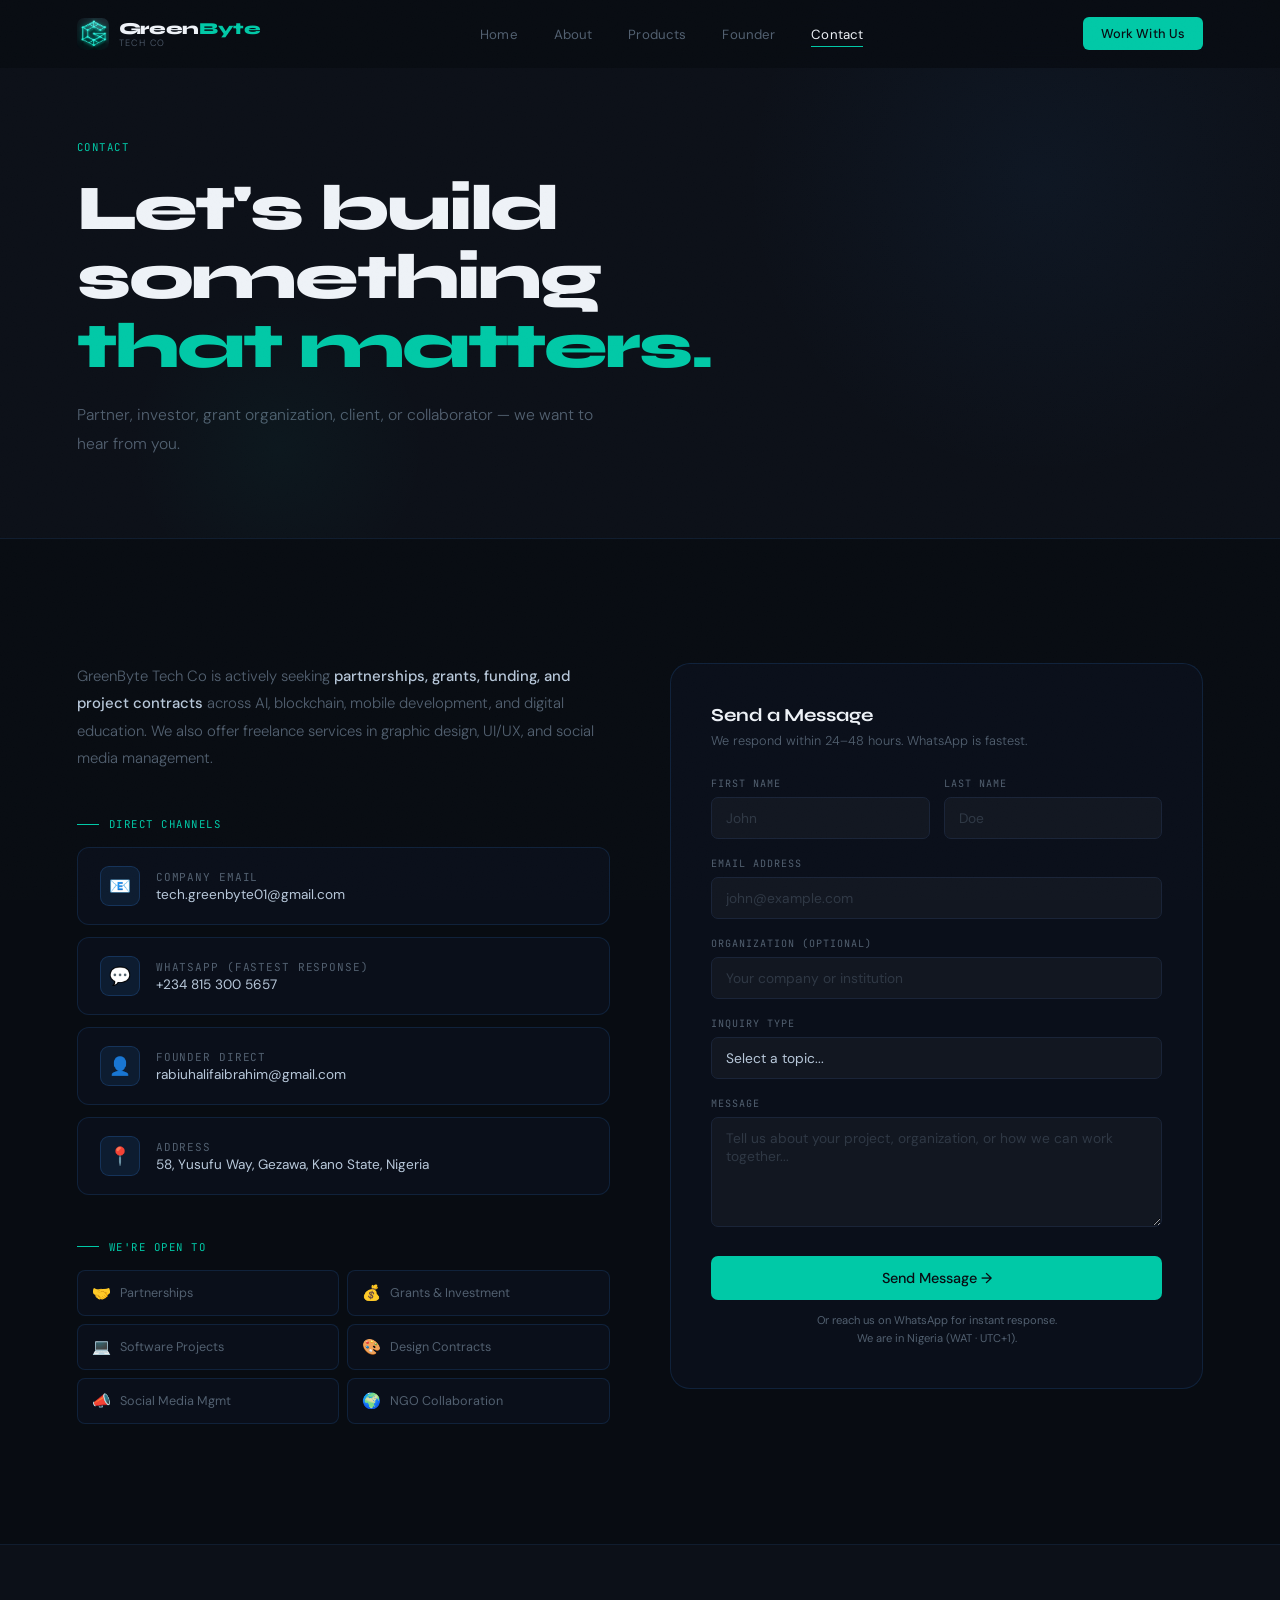
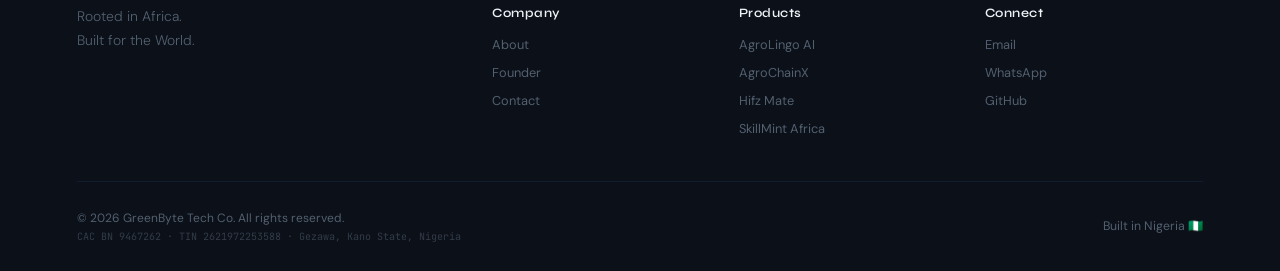
<file: contact.html>
<!DOCTYPE html>
<html lang="en">
<head>
<meta charset="UTF-8">
<meta name="viewport" content="width=device-width, initial-scale=1.0">
<title>Contact — GreenByte Tech Co</title>
<link rel="icon" type="image/png" href="assets/favicon.png">
<link href="https://fonts.googleapis.com/css2?family=Syne:wght@400;600;700;800&family=DM+Sans:opsz,wght@9..40,300;9..40,400;9..40,500&family=JetBrains+Mono:wght@400;500&display=swap" rel="stylesheet">
<link rel="stylesheet" href="shared.css">
<style>
.contact-section { padding:64px 6% 120px; }
.contact-layout { display:grid; grid-template-columns:1fr 1fr; gap:60px; margin-top:60px; align-items:start; }

.contact-intro { font-size:0.93rem; color:var(--muted); line-height:1.85; font-weight:300; margin-bottom:36px; }
.contact-intro strong { color:var(--text); font-weight:500; }

.channel-list { display:flex; flex-direction:column; gap:12px; margin-bottom:36px; }
.channel-card {
  display:flex; align-items:center; gap:16px;
  background:var(--card-bg); border:1px solid var(--card-border);
  border-radius:12px; padding:18px 22px; text-decoration:none;
  transition:all 0.22s;
}
.channel-card:hover { border-color:var(--blue-border); transform:translateX(4px); }
.ch-icon {
  width:40px; height:40px; border-radius:9px;
  background:var(--blue-dim); border:1px solid var(--blue-border);
  display:flex; align-items:center; justify-content:center; font-size:1.1rem; flex-shrink:0;
}
.ch-label { font-size:0.69rem; color:var(--muted); font-family:'JetBrains Mono',monospace; letter-spacing:0.08em; text-transform:uppercase; margin-bottom:2px; }
.ch-val { font-size:0.85rem; color:var(--text); }

.open-to { display:grid; grid-template-columns:1fr 1fr; gap:8px; }
.ot-item {
  background:var(--card-bg); border:1px solid var(--card-border);
  border-radius:8px; padding:12px 14px;
  display:flex; align-items:center; gap:9px;
  font-size:0.79rem; color:var(--muted); transition:all 0.2s;
}
.ot-item:hover { border-color:var(--blue-border); color:var(--text); }
.ot-item span { font-size:0.95rem; }

/* ── FORM CARD ── */
.form-card {
  background:var(--card-bg); border:1px solid var(--card-border);
  border-radius:20px; padding:40px; position:sticky; top:86px;
}
.form-title { font-family:'Syne',sans-serif; font-weight:700; font-size:1.15rem; color:var(--white); margin-bottom:6px; }
.form-sub { font-size:0.8rem; color:var(--muted); margin-bottom:28px; font-weight:300; }

.form-group { margin-bottom:18px; }
.form-label {
  display:block; font-family:'JetBrains Mono',monospace; font-size:0.63rem;
  color:var(--muted); letter-spacing:0.1em; text-transform:uppercase; margin-bottom:7px;
}
.form-input, .form-select, .form-textarea {
  width:100%; background:rgba(255,255,255,0.03);
  border:1px solid var(--border-s); border-radius:7px;
  padding:11px 14px; color:var(--text);
  font-family:'DM Sans',sans-serif; font-size:0.86rem;
  transition:border-color 0.2s, box-shadow 0.2s; outline:none;
}
.form-input:focus, .form-select:focus, .form-textarea:focus {
  border-color:var(--blue-border); box-shadow:0 0 0 3px var(--blue-glow);
}
.form-input::placeholder, .form-textarea::placeholder { color:var(--muted); opacity:0.45; }
.form-select { appearance:none; cursor:pointer; }
.form-select option { background:var(--dark3); color:var(--text); }
.form-textarea { resize:vertical; min-height:110px; }
.form-row { display:grid; grid-template-columns:1fr 1fr; gap:14px; }

.form-submit {
  width:100%; background:var(--teal); color:#080C12;
  border:none; border-radius:7px; padding:13px;
  font-family:'DM Sans',sans-serif; font-weight:500; font-size:0.9rem;
  cursor:pointer; transition:all 0.22s; margin-top:6px;
}
.form-submit:hover { background:#00b898; transform:translateY(-2px); box-shadow:0 8px 24px rgba(0,201,167,0.2); }
.form-submit:disabled { opacity:0.6; cursor:not-allowed; transform:none; }

.form-note { font-size:0.7rem; color:var(--muted); text-align:center; margin-top:12px; line-height:1.6; }

.form-feedback {
  display:none; text-align:center; padding:20px;
  border-radius:10px; margin-top:16px; font-size:0.86rem; line-height:1.6;
}
.form-feedback.success {
  background:rgba(0,201,167,0.08); border:1px solid rgba(0,201,167,0.2); color:var(--teal);
}
.form-feedback.error {
  background:rgba(239,68,68,0.08); border:1px solid rgba(239,68,68,0.2); color:#f87171;
}

@media (max-width:900px) {
  .contact-layout { grid-template-columns:1fr; }
  .form-card { position:static; }
  .form-row { grid-template-columns:1fr; }
  .open-to { grid-template-columns:1fr; }
}
</style>
</head>
<body>

<nav id="navbar">
  <a href="index.html" class="nav-logo">
    <img src="assets/logo.png" alt="GreenByte" width="32" height="32" style="border-radius:7px"
         onerror="this.style.display='none';this.nextElementSibling.style.display='flex'">
    <svg style="display:none" width="32" height="32" viewBox="0 0 32 32" fill="none">
      <rect width="32" height="32" rx="7" fill="#111820"/>
      <path d="M16 5.5C10.8 5.5 6.5 9.2 6.5 13.7C6.5 16.7 8.2 19.3 10.8 20.8V24.2L14.2 22.5C14.8 22.6 15.4 22.65 16 22.65C21.2 22.65 25.5 18.7 25.5 13.7C25.5 9.2 21.2 5.5 16 5.5Z" fill="#1A6B3C"/>
      <circle cx="12" cy="13" r="1.4" fill="#00C9A7"/><circle cx="16" cy="11" r="1.4" fill="#00C9A7"/><circle cx="20" cy="13" r="1.4" fill="#00C9A7"/>
      <line x1="12" y1="13" x2="16" y2="11" stroke="#00C9A7" stroke-width="0.8" opacity="0.5"/>
      <line x1="16" y1="11" x2="20" y2="13" stroke="#00C9A7" stroke-width="0.8" opacity="0.5"/>
    </svg>
    <div><div class="logo-wordmark">Green<span>Byte</span></div><div class="logo-sub">Tech Co</div></div>
  </a>
  <ul class="nav-links">
    <li><a href="index.html">Home</a></li>
    <li><a href="about.html">About</a></li>
    <li><a href="products.html">Products</a></li>
    <li><a href="founder.html">Founder</a></li>
    <li><a href="contact.html">Contact</a></li>
  </ul>
  <div class="nav-right"><a href="contact.html" class="btn-primary btn-sm">Work With Us</a></div>
  <button class="nav-burger" onclick="toggleMenu()"><span></span><span></span><span></span></button>
</nav>

<div class="mobile-menu" id="mobileMenu">
  <a href="index.html" onclick="toggleMenu()">Home</a>
  <a href="about.html" onclick="toggleMenu()">About</a>
  <a href="products.html" onclick="toggleMenu()">Products</a>
  <a href="founder.html" onclick="toggleMenu()">Founder</a>
  <a href="contact.html" onclick="toggleMenu()">Contact</a>
</div>

<!-- PAGE HERO -->
<div class="page-hero">
  <div class="page-hero-label">Contact</div>
  <h1>Let's build something<br><span>that matters.</span></h1>
  <p>Partner, investor, grant organization, client, or collaborator — we want to hear from you.</p>
</div>

<!-- CONTACT SECTION -->
<section class="contact-section">
  <div class="contact-layout">

    <!-- LEFT: channels -->
    <div class="reveal">
      <p class="contact-intro">
        GreenByte Tech Co is actively seeking <strong>partnerships, grants, funding, and project contracts</strong>
        across AI, blockchain, mobile development, and digital education.
        We also offer freelance services in graphic design, UI/UX, and social media management.
      </p>

      <div class="section-label" style="margin-bottom:16px">Direct Channels</div>
      <div class="channel-list">
        <a href="mailto:tech.greenbyte01@gmail.com" class="channel-card">
          <div class="ch-icon">📧</div>
          <div>
            <div class="ch-label">Company Email</div>
            <div class="ch-val">tech.greenbyte01@gmail.com</div>
          </div>
        </a>
        <a href="https://wa.me/2348153005657" target="_blank" class="channel-card">
          <div class="ch-icon">💬</div>
          <div>
            <div class="ch-label">WhatsApp (Fastest Response)</div>
            <div class="ch-val">+234 815 300 5657</div>
          </div>
        </a>
        <a href="mailto:rabiuhalifaibrahim@gmail.com" class="channel-card">
          <div class="ch-icon">👤</div>
          <div>
            <div class="ch-label">Founder Direct</div>
            <div class="ch-val">rabiuhalifaibrahim@gmail.com</div>
          </div>
        </a>
        <div class="channel-card" style="cursor:default">
          <div class="ch-icon">📍</div>
          <div>
            <div class="ch-label">Address</div>
            <div class="ch-val">58, Yusufu Way, Gezawa, Kano State, Nigeria</div>
          </div>
        </div>
      </div>

      <div class="section-label" style="margin-bottom:16px">We're Open To</div>
      <div class="open-to">
        <div class="ot-item"><span>🤝</span>Partnerships</div>
        <div class="ot-item"><span>💰</span>Grants & Investment</div>
        <div class="ot-item"><span>💻</span>Software Projects</div>
        <div class="ot-item"><span>🎨</span>Design Contracts</div>
        <div class="ot-item"><span>📣</span>Social Media Mgmt</div>
        <div class="ot-item"><span>🌍</span>NGO Collaboration</div>
      </div>
    </div>

    <!-- RIGHT: form card -->
    <div class="form-card reveal">
      <div class="form-title">Send a Message</div>
      <div class="form-sub">We respond within 24–48 hours. WhatsApp is fastest.</div>

      <!-- THE FORM — Formspree ID: mkoknayg -->
      <form id="contactForm">

        <div class="form-row">
          <div class="form-group">
            <label class="form-label" for="firstName">First Name</label>
            <input class="form-input" type="text" id="firstName" name="firstName" placeholder="John" required>
          </div>
          <div class="form-group">
            <label class="form-label" for="lastName">Last Name</label>
            <input class="form-input" type="text" id="lastName" name="lastName" placeholder="Doe" required>
          </div>
        </div>

        <div class="form-group">
          <label class="form-label" for="email">Email Address</label>
          <input class="form-input" type="email" id="email" name="email" placeholder="john@example.com" required>
        </div>

        <div class="form-group">
          <label class="form-label" for="organization">Organization (Optional)</label>
          <input class="form-input" type="text" id="organization" name="organization" placeholder="Your company or institution">
        </div>

        <div class="form-group">
          <label class="form-label" for="inquiryType">Inquiry Type</label>
          <select class="form-select" id="inquiryType" name="inquiryType" required>
            <option value="" disabled selected>Select a topic...</option>
            <option value="Partnership / Collaboration">Partnership / Collaboration</option>
            <option value="Investment or Grant">Investment or Grant</option>
            <option value="Software Development">Software Development</option>
            <option value="Design Services">Design Services</option>
            <option value="Social Media Management">Social Media Management</option>
            <option value="General Inquiry">General Inquiry</option>
          </select>
        </div>

        <div class="form-group">
          <label class="form-label" for="message">Message</label>
          <textarea class="form-textarea" id="message" name="message"
            placeholder="Tell us about your project, organization, or how we can work together..."
            required></textarea>
        </div>

        <button type="submit" class="form-submit" id="submitBtn">Send Message →</button>
        <p class="form-note">
          Or reach us on WhatsApp for instant response.<br>
          We are in Nigeria (WAT · UTC+1).
        </p>

      </form>

      <!-- Success message (hidden by default) -->
      <div class="form-feedback success" id="successMsg" style="display:none">
        ✅ Message sent successfully!<br>
        We'll get back to you within 24–48 hours.<br>
        <small style="opacity:0.7;margin-top:6px;display:block">
          For faster replies, WhatsApp us at +234 815 300 5657
        </small>
      </div>

      <!-- Error message (hidden by default) -->
      <div class="form-feedback error" id="errorMsg" style="display:none">
        ❌ Something went wrong. Please email us directly:<br>
        <strong>tech.greenbyte01@gmail.com</strong>
      </div>

    </div><!-- /form-card -->

  </div><!-- /contact-layout -->
</section>

<!-- FOOTER -->
<footer>
  <div class="footer-top">
    <div>
      <p class="footer-tagline">Rooted in Africa.<br>Built for the World.</p>
    </div>
    <div class="footer-links">
      <div class="footer-col">
        <div class="footer-col-title">Company</div>
        <a href="about.html">About</a>
        <a href="founder.html">Founder</a>
        <a href="contact.html">Contact</a>
      </div>
      <div class="footer-col">
        <div class="footer-col-title">Products</div>
        <a href="products.html">AgroLingo AI</a>
        <a href="products.html">AgroChainX</a>
        <a href="products.html">Hifz Mate</a>
        <a href="products.html">SkillMint Africa</a>
      </div>
      <div class="footer-col">
        <div class="footer-col-title">Connect</div>
        <a href="mailto:tech.greenbyte01@gmail.com">Email</a>
        <a href="https://wa.me/2348153005657" target="_blank">WhatsApp</a>
        <a href="https://github.com/GreenByteTechCo" target="_blank">GitHub</a>
      </div>
    </div>
  </div>
  <div class="footer-bottom">
    <div class="footer-legal">
      <span>© 2026 GreenByte Tech Co. All rights reserved.</span>
      <span class="footer-reg">CAC BN 9467262 · TIN 2621972253588 · Gezawa, Kano State, Nigeria</span>
    </div>
    <div class="footer-made">Built in Nigeria 🇳🇬</div>
  </div>
</footer>

<script src="shared.js"></script>
<script>
// ── FORMSPREE CONTACT FORM ──
// Formspree ID is: mkoknayg
// Messages will be sent to: tech.greenbyte01@gmail.com

const FORMSPREE_ID = 'mkoknayg';

document.getElementById('contactForm').addEventListener('submit', async function(e) {
  e.preventDefault();

  const btn = document.getElementById('submitBtn');
  const form = document.getElementById('contactForm');
  const successMsg = document.getElementById('successMsg');
  const errorMsg = document.getElementById('errorMsg');

  // Reset error state
  errorMsg.style.display = 'none';

  // Update button
  btn.textContent = 'Sending...';
  btn.disabled = true;

  const formData = new FormData(form);

  try {
    const response = await fetch('https://formspree.io/f/' + FORMSPREE_ID, {
      method: 'POST',
      body: formData,
      headers: { 'Accept': 'application/json' }
    });

    if (response.ok) {
      // Hide form, show success
      form.style.display = 'none';
      successMsg.style.display = 'block';
    } else {
      // Server responded but with error
      throw new Error('Server error: ' + response.status);
    }

  } catch (err) {
    // Network error or server error
    errorMsg.style.display = 'block';
    btn.textContent = 'Send Message →';
    btn.disabled = false;
  }
});
</script>
</body>
</html>
</file>
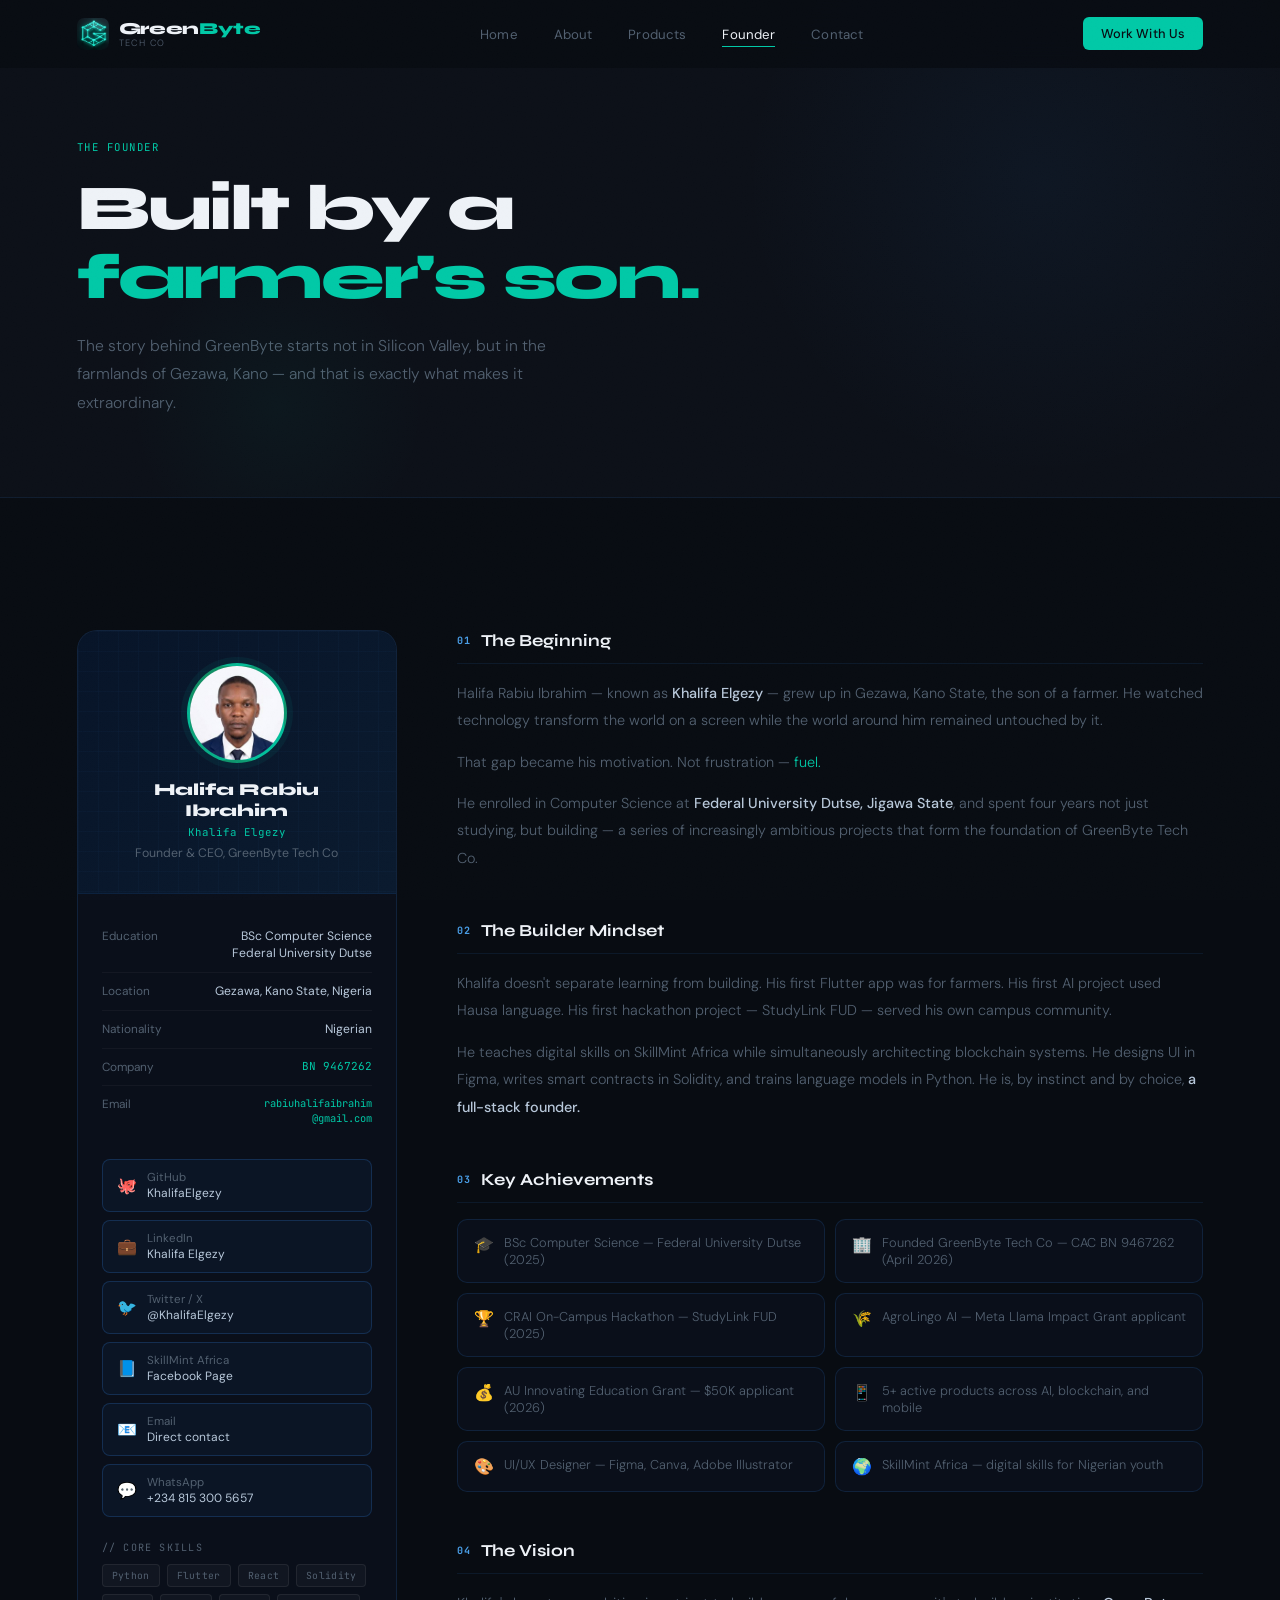
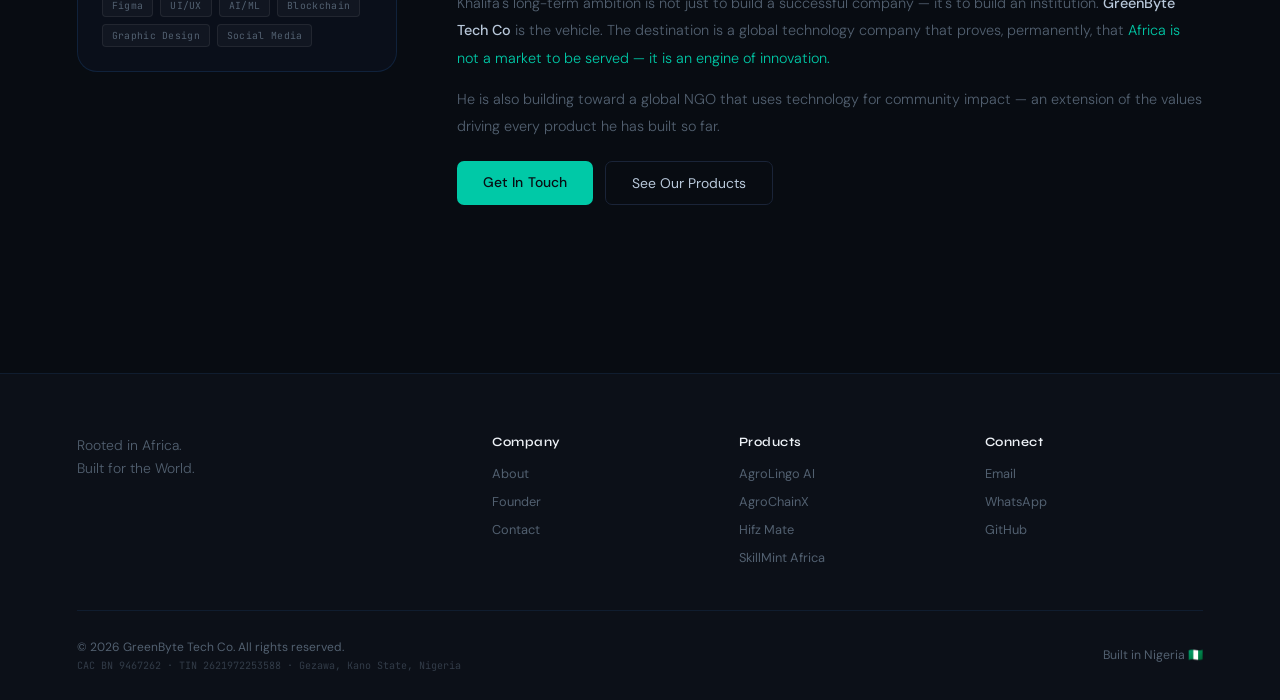
<file: founder.html>
<!DOCTYPE html>
<html lang="en">
<head>
<meta charset="UTF-8">
<meta name="viewport" content="width=device-width, initial-scale=1.0">
<title>Founder — GreenByte Tech Co</title>
<link rel="icon" type="image/png" href="assets/favicon.png">
<link href="https://fonts.googleapis.com/css2?family=Syne:wght@400;600;700;800&family=DM+Sans:opsz,wght@9..40,300;9..40,400;9..40,500&family=JetBrains+Mono:wght@400;500&display=swap" rel="stylesheet">
<link rel="stylesheet" href="shared.css">
<style>
.founder-section { padding:72px 6% 120px; }
.founder-layout {
  display:grid; grid-template-columns:320px 1fr;
  gap:60px; margin-top:60px; align-items:start;
}
.founder-sidebar { position:sticky; top:86px; }

/* ── PROFILE CARD ── */
.profile-card {
  background:var(--card-bg);
  border:1px solid var(--card-border);
  border-radius:20px; overflow:hidden;
}

/* PHOTO AREA */
.profile-photo-wrap {
  position:relative; background:linear-gradient(135deg,#071428,#0A1A2E);
  padding:32px; text-align:center;
  border-bottom:1px solid var(--border);
}
.profile-photo-wrap::before {
  content:''; position:absolute; inset:0;
  background-image:linear-gradient(rgba(45,125,210,0.04) 1px, transparent 1px),
    linear-gradient(90deg, rgba(45,125,210,0.04) 1px, transparent 1px);
  background-size:20px 20px;
}

/* ╔══════════════════════════════════════════════════╗
   ║ FOUNDER PHOTO — Drop your photo as:             ║
   ║   assets/founder.jpg  (square crop recommended) ║
   ║ The fallback initials show if no file found.    ║
   ╚══════════════════════════════════════════════════╝ */
.profile-photo {
  width:100px; height:100px; border-radius:50%; margin:0 auto 16px;
  border:3px solid rgba(0,201,167,0.3);
  box-shadow:0 0 0 6px rgba(0,201,167,0.07);
  overflow:hidden; position:relative; z-index:1;
  background:linear-gradient(135deg,var(--green),var(--teal));
  display:flex; align-items:center; justify-content:center;
}
.profile-photo img {
  width:100%; height:100%; object-fit:cover;
  display:block;
}
.profile-photo .initials {
  font-family:'Syne',sans-serif; font-weight:800;
  font-size:2rem; color:white;
  /* hidden when real photo loads */
}

.profile-name {
  font-family:'Syne',sans-serif; font-weight:800;
  font-size:1.05rem; color:var(--white); margin-bottom:4px;
  position:relative; z-index:1;
}
.profile-alias {
  font-family:'JetBrains Mono',monospace; font-size:0.67rem;
  color:var(--teal); letter-spacing:0.09em; position:relative; z-index:1;
}
.profile-role {
  font-size:0.77rem; color:var(--muted); margin-top:6px;
  position:relative; z-index:1;
}

/* DETAIL ROWS */
.profile-details { padding:24px; display:flex; flex-direction:column; }
.detail-row {
  display:flex; justify-content:space-between; align-items:flex-start;
  padding:10px 0; border-bottom:1px solid rgba(255,255,255,0.04); gap:12px;
}
.detail-row:last-child { border-bottom:none; }
.dk { font-size:0.74rem; color:var(--muted); flex-shrink:0; }
.dv { font-size:0.76rem; color:var(--text); text-align:right; line-height:1.4; }
.dv.mono { font-family:'JetBrains Mono',monospace; font-size:0.69rem; color:var(--teal); }

/* SOCIAL LINKS */
.profile-socials {
  padding:0 24px 24px;
  display:flex; flex-direction:column; gap:8px;
}
.social-link {
  display:flex; align-items:center; gap:10px;
  background:rgba(45,125,210,0.06); border:1px solid var(--blue-border);
  border-radius:8px; padding:10px 14px; text-decoration:none;
  font-size:0.78rem; color:var(--text); transition:all 0.2s;
}
.social-link:hover { background:var(--blue-dim); border-color:var(--blue-border); color:var(--white); }
.social-link-icon { font-size:1rem; flex-shrink:0; }
.social-link-label { font-size:0.72rem; color:var(--muted); }
.social-link-val { font-size:0.75rem; color:var(--text); }

/* SKILLS */
.skills-block { padding:0 24px 24px; }
.skills-title {
  font-family:'JetBrains Mono',monospace; font-size:0.63rem;
  color:var(--muted); letter-spacing:0.12em; text-transform:uppercase; margin-bottom:10px;
}
.skills-list { display:flex; flex-wrap:wrap; gap:7px; }
.skill-tag {
  font-family:'JetBrains Mono',monospace; font-size:0.61rem;
  color:var(--muted); background:rgba(255,255,255,0.03);
  border:1px solid rgba(255,255,255,0.07);
  padding:4px 9px; border-radius:4px; letter-spacing:0.03em;
}

/* ── MAIN CONTENT ── */
.founder-main {}
.f-block { margin-bottom:48px; }
.f-block h3 {
  font-family:'Syne',sans-serif; font-weight:700;
  font-size:1.05rem; color:var(--white); margin-bottom:16px;
  padding-bottom:12px; border-bottom:1px solid var(--border);
  display:flex; align-items:center; gap:10px;
}
.f-num {
  font-family:'JetBrains Mono',monospace; font-size:0.63rem;
  color:var(--blue-light); letter-spacing:0.1em;
}
.f-block p { font-size:0.9rem; color:var(--muted); line-height:1.9; font-weight:300; margin-bottom:14px; }
.f-block p strong { color:var(--text); font-weight:500; }
.f-block p .teal { color:var(--teal); }

.achiev-grid { display:grid; grid-template-columns:1fr 1fr; gap:10px; }
.achiev-item {
  background:var(--card-bg); border:1px solid var(--card-border);
  border-radius:10px; padding:14px 16px;
  display:flex; align-items:flex-start; gap:10px;
  font-size:0.8rem; color:var(--muted); font-weight:300;
  transition:border-color 0.2s;
}
.achiev-item:hover { border-color:var(--blue-border); color:var(--text); }
.achiev-item span { font-size:1rem; flex-shrink:0; }

@media (max-width:900px) {
  .founder-layout { grid-template-columns:1fr; }
  .founder-sidebar { position:static; }
  .achiev-grid { grid-template-columns:1fr; }
}
</style>
</head>
<body>

<nav id="navbar">
  <a href="index.html" class="nav-logo">
    <img src="assets/logo.png" alt="GreenByte" width="32" height="32" style="border-radius:7px"
         onerror="this.style.display='none';this.nextElementSibling.style.display='flex'">
    <svg style="display:none" width="32" height="32" viewBox="0 0 32 32" fill="none"><rect width="32" height="32" rx="7" fill="#111820"/><path d="M16 5.5C10.8 5.5 6.5 9.2 6.5 13.7C6.5 16.7 8.2 19.3 10.8 20.8V24.2L14.2 22.5C14.8 22.6 15.4 22.65 16 22.65C21.2 22.65 25.5 18.7 25.5 13.7C25.5 9.2 21.2 5.5 16 5.5Z" fill="#1A6B3C"/><circle cx="12" cy="13" r="1.4" fill="#00C9A7"/><circle cx="16" cy="11" r="1.4" fill="#00C9A7"/><circle cx="20" cy="13" r="1.4" fill="#00C9A7"/><line x1="12" y1="13" x2="16" y2="11" stroke="#00C9A7" stroke-width="0.8" opacity="0.5"/><line x1="16" y1="11" x2="20" y2="13" stroke="#00C9A7" stroke-width="0.8" opacity="0.5"/></svg>
    <div><div class="logo-wordmark">Green<span>Byte</span></div><div class="logo-sub">Tech Co</div></div>
  </a>
  <ul class="nav-links">
    <li><a href="index.html">Home</a></li><li><a href="about.html">About</a></li>
    <li><a href="products.html">Products</a></li><li><a href="founder.html">Founder</a></li><li><a href="contact.html">Contact</a></li>
  </ul>
  <div class="nav-right"><a href="contact.html" class="btn-primary btn-sm">Work With Us</a></div>
  <button class="nav-burger" onclick="toggleMenu()"><span></span><span></span><span></span></button>
</nav>
<div class="mobile-menu" id="mobileMenu">
  <a href="index.html" onclick="toggleMenu()">Home</a><a href="about.html" onclick="toggleMenu()">About</a>
  <a href="products.html" onclick="toggleMenu()">Products</a><a href="founder.html" onclick="toggleMenu()">Founder</a><a href="contact.html" onclick="toggleMenu()">Contact</a>
</div>

<div class="page-hero">
  <div class="page-hero-label">The Founder</div>
  <h1>Built by a<br><span>farmer's son.</span></h1>
  <p>The story behind GreenByte starts not in Silicon Valley, but in the farmlands of Gezawa, Kano — and that is exactly what makes it extraordinary.</p>
</div>

<section class="founder-section">
  <div class="founder-layout">

    <!-- SIDEBAR -->
    <div class="founder-sidebar reveal">
      <div class="profile-card">

        <div class="profile-photo-wrap">
          <div class="profile-photo">
            <!-- ╔══════════════════════════════════════════╗
                 ║ YOUR PHOTO: save as assets/founder.jpg   ║
                 ║ Recommended: 400x400px, square crop      ║
                 ╚══════════════════════════════════════════╝ -->
            <img src="assets/founder.jpg" alt="Halifa Rabiu Ibrahim"
                 onerror="this.style.display='none';this.nextElementSibling.style.display='flex'">
            <span class="initials" style="display:none">HI</span>
          </div>
          <div class="profile-name">Halifa Rabiu Ibrahim</div>
          <div class="profile-alias">Khalifa Elgezy</div>
          <div class="profile-role">Founder & CEO, GreenByte Tech Co</div>
        </div>

        <div class="profile-details">
          <div class="detail-row"><span class="dk">Education</span><span class="dv">BSc Computer Science<br>Federal University Dutse</span></div>
          <div class="detail-row"><span class="dk">Location</span><span class="dv">Gezawa, Kano State, Nigeria</span></div>
          <div class="detail-row"><span class="dk">Nationality</span><span class="dv">Nigerian</span></div>
          <div class="detail-row"><span class="dk">Company</span><span class="dv mono">BN 9467262</span></div>
          <div class="detail-row"><span class="dk">Email</span><span class="dv mono" style="font-size:0.65rem">rabiuhalifaibrahim<br>@gmail.com</span></div>
        </div>

        <!-- SOCIAL LINKS -->
        <div class="profile-socials">
          <!-- ╔═══════════════════════════════════════════╗
               ║ UPDATE all hrefs with your real profiles  ║
               ╚═══════════════════════════════════════════╝ -->
          <a href="https://github.com/Rhibrahim15" target="_blank" class="social-link">
            <span class="social-link-icon">🐙</span>
            <div><div class="social-link-label">GitHub</div><div class="social-link-val">KhalifaElgezy</div></div>
          </a>
          <a href="https://linkedin.com/in/rabiu-halifa-ibrahim-0a917b252" target="_blank" class="social-link">
            <span class="social-link-icon">💼</span>
            <div><div class="social-link-label">LinkedIn</div><div class="social-link-val">Khalifa Elgezy</div></div>
          </a>
          <a href="https://twitter.com/elkhaleepha15" target="_blank" class="social-link">
            <span class="social-link-icon">🐦</span>
            <div><div class="social-link-label">Twitter / X</div><div class="social-link-val">@KhalifaElgezy</div></div>
          </a>
          <a href="https://facebook.com/rh.ibrahim359" target="_blank" class="social-link">
            <span class="social-link-icon">📘</span>
            <div><div class="social-link-label">SkillMint Africa</div><div class="social-link-val">Facebook Page</div></div>
          </a>
          <a href="mailto:rabiuhalifaibrahim@gmail.com" class="social-link">
            <span class="social-link-icon">📧</span>
            <div><div class="social-link-label">Email</div><div class="social-link-val">Direct contact</div></div>
          </a>
          <a href="wa.me/2348153005657" target="_blank" class="social-link">
            <span class="social-link-icon">💬</span>
            <div><div class="social-link-label">WhatsApp</div><div class="social-link-val">+234 815 300 5657</div></div>
          </a>
        </div>

        <div class="skills-block">
          <div class="skills-title">// Core Skills</div>
          <div class="skills-list">
            <span class="skill-tag">Python</span><span class="skill-tag">Flutter</span>
            <span class="skill-tag">React</span><span class="skill-tag">Solidity</span>
            <span class="skill-tag">Figma</span><span class="skill-tag">UI/UX</span>
            <span class="skill-tag">AI/ML</span><span class="skill-tag">Blockchain</span>
            <span class="skill-tag">Graphic Design</span><span class="skill-tag">Social Media</span>
          </div>
        </div>
      </div>
    </div>

    <!-- MAIN CONTENT -->
    <div class="founder-main">
      <div class="f-block reveal">
        <h3><span class="f-num">01</span> The Beginning</h3>
        <p>Halifa Rabiu Ibrahim — known as <strong>Khalifa Elgezy</strong> — grew up in Gezawa, Kano State, the son of a farmer. He watched technology transform the world on a screen while the world around him remained untouched by it.</p>
        <p>That gap became his motivation. Not frustration — <span class="teal">fuel.</span></p>
        <p>He enrolled in Computer Science at <strong>Federal University Dutse, Jigawa State</strong>, and spent four years not just studying, but building — a series of increasingly ambitious projects that form the foundation of GreenByte Tech Co.</p>
      </div>

      <div class="f-block reveal">
        <h3><span class="f-num">02</span> The Builder Mindset</h3>
        <p>Khalifa doesn't separate learning from building. His first Flutter app was for farmers. His first AI project used Hausa language. His first hackathon project — StudyLink FUD — served his own campus community.</p>
        <p>He teaches digital skills on SkillMint Africa while simultaneously architecting blockchain systems. He designs UI in Figma, writes smart contracts in Solidity, and trains language models in Python. He is, by instinct and by choice, <strong>a full-stack founder.</strong></p>
      </div>

      <div class="f-block reveal">
        <h3><span class="f-num">03</span> Key Achievements</h3>
        <div class="achiev-grid">
          <div class="achiev-item"><span>🎓</span>BSc Computer Science — Federal University Dutse (2025)</div>
          <div class="achiev-item"><span>🏢</span>Founded GreenByte Tech Co — CAC BN 9467262 (April 2026)</div>
          <div class="achiev-item"><span>🏆</span>CRAI On-Campus Hackathon — StudyLink FUD (2025)</div>
          <div class="achiev-item"><span>🌾</span>AgroLingo AI — Meta Llama Impact Grant applicant</div>
          <div class="achiev-item"><span>💰</span>AU Innovating Education Grant — $50K applicant (2026)</div>
          <div class="achiev-item"><span>📱</span>5+ active products across AI, blockchain, and mobile</div>
          <div class="achiev-item"><span>🎨</span>UI/UX Designer — Figma, Canva, Adobe Illustrator</div>
          <div class="achiev-item"><span>🌍</span>SkillMint Africa — digital skills for Nigerian youth</div>
        </div>
      </div>

      <div class="f-block reveal">
        <h3><span class="f-num">04</span> The Vision</h3>
        <p>Khalifa's long-term ambition is not just to build a successful company — it's to build an institution. <strong>GreenByte Tech Co</strong> is the vehicle. The destination is a global technology company that proves, permanently, that <span class="teal">Africa is not a market to be served — it is an engine of innovation.</span></p>
        <p>He is also building toward a global NGO that uses technology for community impact — an extension of the values driving every product he has built so far.</p>
        <div style="display:flex;gap:12px;flex-wrap:wrap;margin-top:20px">
          <a href="contact.html" class="btn-primary">Get In Touch</a>
          <a href="products.html" class="btn-ghost">See Our Products</a>
        </div>
      </div>
    </div>
  </div>
</section>

<footer>
  <div class="footer-top">
    <div><p class="footer-tagline">Rooted in Africa.<br>Built for the World.</p></div>
    <div class="footer-links">
      <div class="footer-col"><div class="footer-col-title">Company</div><a href="about.html">About</a><a href="founder.html">Founder</a><a href="contact.html">Contact</a></div>
      <div class="footer-col"><div class="footer-col-title">Products</div><a href="products.html">AgroLingo AI</a><a href="products.html">AgroChainX</a><a href="products.html">Hifz Mate</a><a href="products.html">SkillMint Africa</a></div>
      <div class="footer-col"><div class="footer-col-title">Connect</div><a href="mailto:skillmintafrica@gmail.com">Email</a><a href="https://wa.me/2348153005657" target="_blank">WhatsApp</a><a href="https://github.com/GreenByteTechCo" target="_blank">GitHub</a></div>
    </div>
  </div>
  <div class="footer-bottom">
    <div class="footer-legal"><span>© 2026 GreenByte Tech Co. All rights reserved.</span><span class="footer-reg">CAC BN 9467262 · TIN 2621972253588 · Gezawa, Kano State, Nigeria</span></div>
    <div class="footer-made">Built in Nigeria 🇳🇬</div>
  </div>
</footer>

<script src="shared.js"></script>
<script>
// Handle photo load — show initials if image fails
document.querySelectorAll('.profile-photo img').forEach(img => {
  img.addEventListener('error', () => {
    img.style.display = 'none';
    img.nextElementSibling.style.display = 'flex';
  });
});
</script>
</body>
</html>
</file>
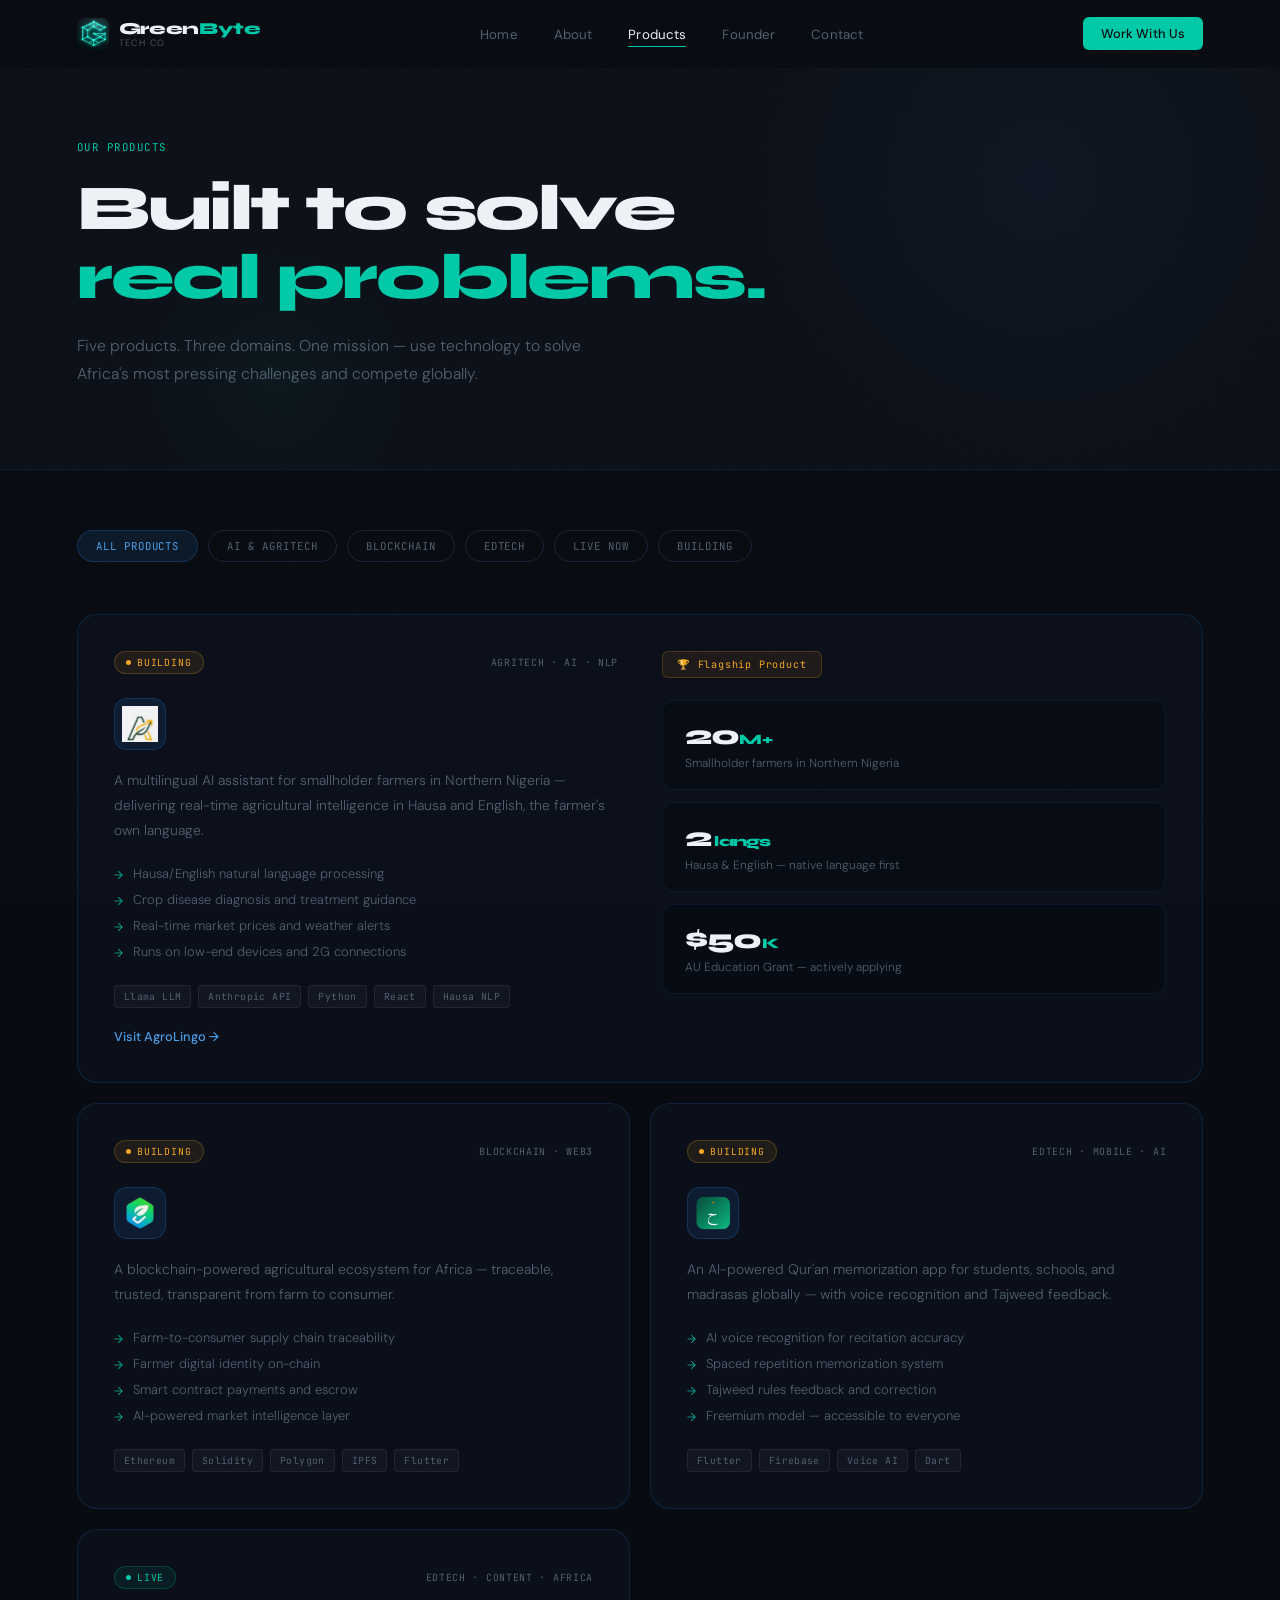
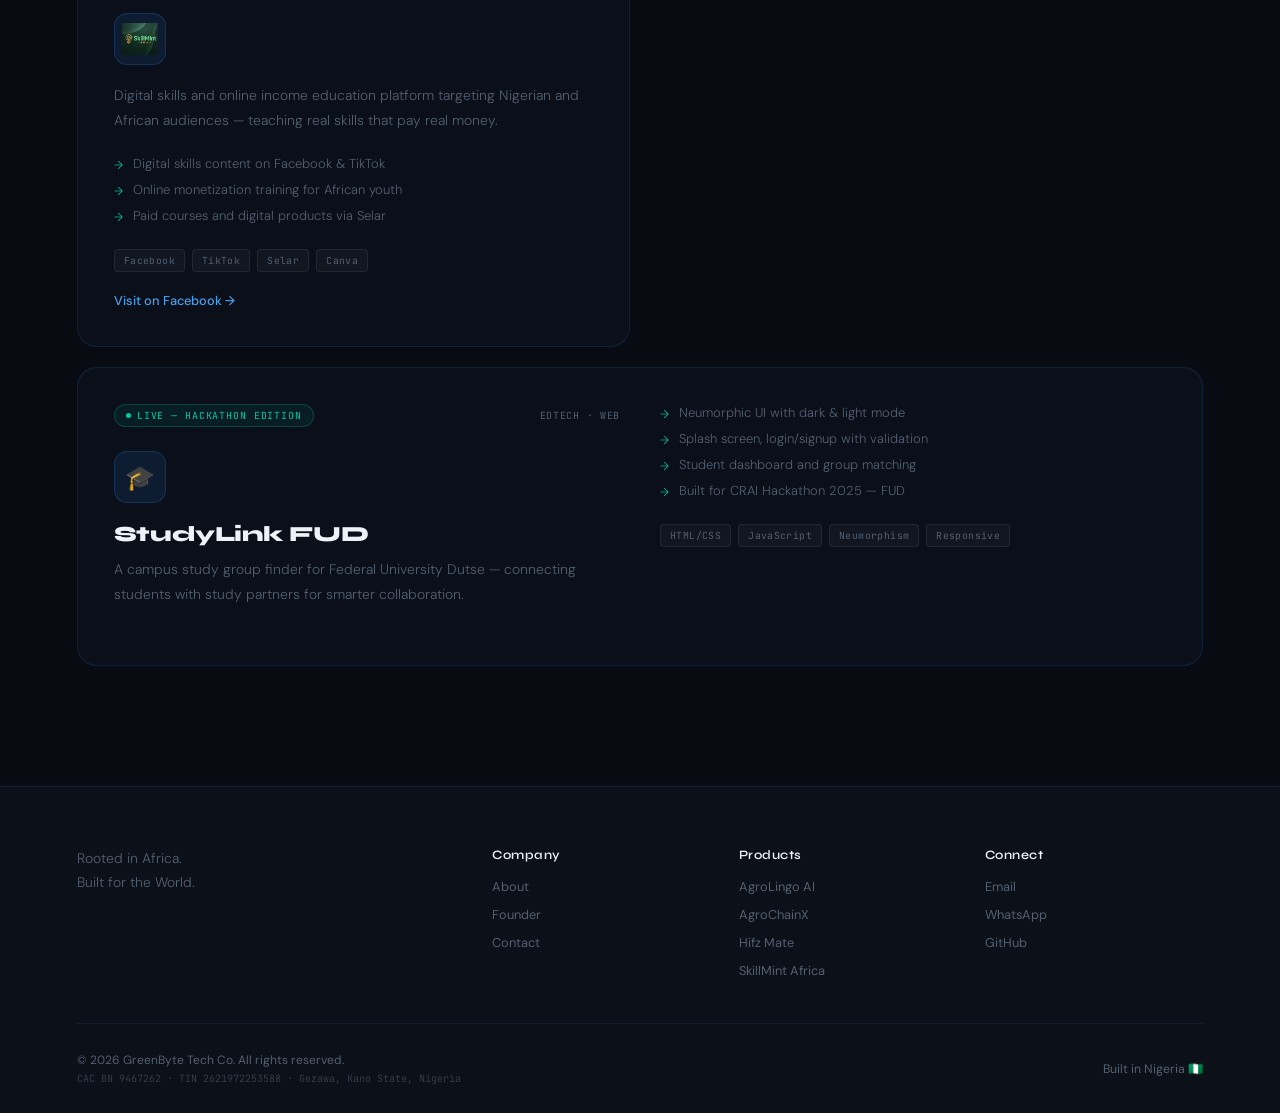
<file: products.html>
<!DOCTYPE html>
<html lang="en">
<head>
<meta charset="UTF-8">
<meta name="viewport" content="width=device-width, initial-scale=1.0">
<title>Products — GreenByte Tech Co</title>
<link rel="icon" type="image/png" href="assets/favicon.png">
<link href="https://fonts.googleapis.com/css2?family=Syne:wght@400;600;700;800&family=DM+Sans:opsz,wght@9..40,300;9..40,400;9..40,500&family=JetBrains+Mono:wght@400;500&display=swap" rel="stylesheet">
<link rel="stylesheet" href="shared.css">
<style>
.products-section { padding:60px 6% 120px; }

/* ── FILTER TABS ── */
.filter-row { display:flex; gap:10px; margin-bottom:52px; flex-wrap:wrap; }
.filter-btn {
  font-family:'JetBrains Mono',monospace; font-size:0.67rem;
  letter-spacing:0.09em; text-transform:uppercase;
  padding:8px 18px; border-radius:100px;
  border:1px solid var(--border-s); background:transparent;
  color:var(--muted); cursor:pointer; transition:all 0.2s;
}
.filter-btn:hover { border-color:var(--blue-border); color:var(--blue-light); }
.filter-btn.active {
  background:var(--blue-dim); border-color:var(--blue-border); color:var(--blue-light);
}

/* ── CARDS GRID ── */
.cards-grid {
  display:grid; grid-template-columns:repeat(2,1fr); gap:20px;
  position:relative;
}

/* ── PRODUCT CARD ── */
.prod-card {
  background:var(--card-bg);
  border:1px solid var(--card-border);
  border-radius:20px; padding:36px;
  transition:opacity 0.35s ease, transform 0.35s ease, border-color 0.22s, box-shadow 0.22s;
  position:relative; overflow:hidden;
}
.prod-card::before {
  content:''; position:absolute; inset:0; border-radius:20px;
  background:linear-gradient(135deg, rgba(45,125,210,0.06) 0%, transparent 60%);
  opacity:0; transition:opacity 0.3s;
}
.prod-card:hover { border-color:var(--blue-border); box-shadow:0 20px 48px rgba(45,125,210,0.12); }
.prod-card:hover::before { opacity:1; }

/* hide/show via filter */
.prod-card.hidden {
  opacity:0; transform:translateY(16px) scale(0.97);
  pointer-events:none; position:absolute; visibility:hidden;
}
.prod-card.visible {
  opacity:1; transform:translateY(0) scale(1);
  pointer-events:auto; position:relative; visibility:visible;
}

/* featured spans full width */
.prod-card.featured { grid-column:span 2; }
.prod-card.featured .card-inner { display:grid; grid-template-columns:1fr 1fr; gap:44px; align-items:start; }

/* ── CARD INTERNALS ── */
.card-top { display:flex; align-items:center; justify-content:space-between; margin-bottom:24px; }
.card-domain {
  font-family:'JetBrains Mono',monospace; font-size:0.62rem;
  color:var(--muted); letter-spacing:0.07em; text-transform:uppercase;
}

.card-icon {
  width:52px; height:52px; border-radius:13px;
  background:var(--blue-dim); border:1px solid var(--blue-border);
  display:flex; align-items:center; justify-content:center;
  font-size:1.5rem; margin-bottom:18px; overflow:hidden;
  /* ╔═══════════════════════════════════════╗
     ║ Replace emoji with real product logo: ║
     ║ <img src="assets/agrolingo-icon.png"> ║
     ╚═══════════════════════════════════════╝ */
}
.card-icon img { width:36px; height:36px; object-fit:contain; }

.card-name {
  font-family:'Syne',sans-serif; font-weight:800;
  font-size:1.35rem; color:var(--white); letter-spacing:-0.02em; margin-bottom:10px;
}
.card-desc { font-size:0.87rem; color:var(--muted); line-height:1.8; font-weight:300; margin-bottom:22px; }

.card-features { display:flex; flex-direction:column; gap:8px; margin-bottom:24px; }
.feat-item {
  display:flex; align-items:flex-start; gap:10px;
  font-size:0.81rem; color:var(--muted); font-weight:300;
}
.feat-item::before {
  content:'→'; color:var(--teal); font-size:0.73rem; flex-shrink:0; margin-top:2px;
}

.card-tech { display:flex; flex-wrap:wrap; gap:7px; }
.tech-tag {
  font-family:'JetBrains Mono',monospace; font-size:0.61rem;
  color:var(--muted); background:rgba(255,255,255,0.03);
  border:1px solid rgba(255,255,255,0.07);
  padding:4px 9px; border-radius:4px; letter-spacing:0.04em;
}

/* featured right side */
.featured-stats { display:flex; flex-direction:column; gap:12px; }
.feat-stat {
  background:rgba(0,0,0,0.25); border:1px solid var(--border);
  border-radius:12px; padding:18px 22px;
}
.feat-stat-num {
  font-family:'Syne',sans-serif; font-weight:800;
  font-size:1.7rem; color:var(--white); letter-spacing:-0.03em; margin-bottom:4px;
}
.feat-stat-num small { font-size:0.9rem; color:var(--teal); }
.feat-stat-lbl { font-size:0.74rem; color:var(--muted); font-weight:300; }

.flagship-badge {
  display:inline-flex; align-items:center; gap:8px;
  background:rgba(245,166,35,0.08); border:1px solid rgba(245,166,35,0.2);
  padding:6px 14px; border-radius:6px;
  font-family:'JetBrains Mono',monospace; font-size:0.63rem;
  color:var(--amber); letter-spacing:0.08em; margin-bottom:22px;
}

/* card link */
.card-link {
  display:inline-flex; align-items:center; gap:6px;
  font-size:0.8rem; color:var(--blue-light); font-weight:500;
  text-decoration:none; margin-top:20px; transition:gap 0.2s;
}
.card-link:hover { gap:10px; }

/* wide card (studylink) */
.prod-card.wide { grid-column:span 2; }
.prod-card.wide .card-inner { display:grid; grid-template-columns:1fr 1fr; gap:40px; align-items:start; }

/* empty state */
.no-results {
  grid-column:span 2; text-align:center; padding:80px 0;
  font-size:0.9rem; color:var(--muted); display:none;
}
.no-results.show { display:block; }

@media (max-width:900px) {
  .cards-grid { grid-template-columns:1fr; }
  .prod-card.featured, .prod-card.wide { grid-column:span 1; }
  .prod-card.featured .card-inner, .prod-card.wide .card-inner { grid-template-columns:1fr; }
}
</style>
</head>
<body>

<nav id="navbar">
  <a href="index.html" class="nav-logo">
    <img src="assets/logo.png" alt="GreenByte" width="32" height="32" style="border-radius:7px"
         onerror="this.style.display='none';this.nextElementSibling.style.display='flex'">
    <svg style="display:none" width="32" height="32" viewBox="0 0 32 32" fill="none"><rect width="32" height="32" rx="7" fill="#111820"/><path d="M16 5.5C10.8 5.5 6.5 9.2 6.5 13.7C6.5 16.7 8.2 19.3 10.8 20.8V24.2L14.2 22.5C14.8 22.6 15.4 22.65 16 22.65C21.2 22.65 25.5 18.7 25.5 13.7C25.5 9.2 21.2 5.5 16 5.5Z" fill="#1A6B3C"/><circle cx="12" cy="13" r="1.4" fill="#00C9A7"/><circle cx="16" cy="11" r="1.4" fill="#00C9A7"/><circle cx="20" cy="13" r="1.4" fill="#00C9A7"/><line x1="12" y1="13" x2="16" y2="11" stroke="#00C9A7" stroke-width="0.8" opacity="0.5"/><line x1="16" y1="11" x2="20" y2="13" stroke="#00C9A7" stroke-width="0.8" opacity="0.5"/></svg>
    <div><div class="logo-wordmark">Green<span>Byte</span></div><div class="logo-sub">Tech Co</div></div>
  </a>
  <ul class="nav-links">
    <li><a href="index.html">Home</a></li><li><a href="about.html">About</a></li>
    <li><a href="products.html">Products</a></li><li><a href="founder.html">Founder</a></li><li><a href="contact.html">Contact</a></li>
  </ul>
  <div class="nav-right"><a href="contact.html" class="btn-primary btn-sm">Work With Us</a></div>
  <button class="nav-burger" onclick="toggleMenu()"><span></span><span></span><span></span></button>
</nav>
<div class="mobile-menu" id="mobileMenu">
  <a href="index.html" onclick="toggleMenu()">Home</a><a href="about.html" onclick="toggleMenu()">About</a>
  <a href="products.html" onclick="toggleMenu()">Products</a><a href="founder.html" onclick="toggleMenu()">Founder</a>
  <a href="contact.html" onclick="toggleMenu()">Contact</a>
</div>

<div class="page-hero">
  <div class="page-hero-label">Our Products</div>
  <h1>Built to solve<br><span>real problems.</span></h1>
  <p>Five products. Three domains. One mission — use technology to solve Africa's most pressing challenges and compete globally.</p>
</div>

<section class="products-section">

  <!-- FILTER TABS -->
  <div class="filter-row">
    <button class="filter-btn active" onclick="filterCards('all', this)">All Products</button>
    <button class="filter-btn" onclick="filterCards('ai', this)">AI & AgriTech</button>
    <button class="filter-btn" onclick="filterCards('blockchain', this)">Blockchain</button>
    <button class="filter-btn" onclick="filterCards('edtech', this)">EdTech</button>
    <button class="filter-btn" onclick="filterCards('live', this)">Live Now</button>
    <button class="filter-btn" onclick="filterCards('building', this)">Building</button>
  </div>

  <div class="cards-grid" id="cardsGrid">

    <!-- AGROLINGO — featured -->
    <div class="prod-card featured visible" id="agrolingo" data-tags="ai building">
      <div class="card-inner">
        <div>
          <div class="card-top">
            <div class="prod-status s-building"><div class="s-dot"></div>Building</div>
            <div class="card-domain">AgriTech · AI · NLP</div>
          </div>
          <div class="card-icon">
            <img src="assets/agrolingo-icon.png" alt="AgroLingo AI">
          </div>
          <div class="card-desc">A multilingual AI assistant for smallholder farmers in Northern Nigeria — delivering real-time agricultural intelligence in Hausa and English, the farmer's own language.</div>
          <div class="card-features">
            <div class="feat-item">Hausa/English natural language processing</div>
            <div class="feat-item">Crop disease diagnosis and treatment guidance</div>
            <div class="feat-item">Real-time market prices and weather alerts</div>
            <div class="feat-item">Runs on low-end devices and 2G connections</div>
          </div>
          <div class="card-tech">
            <span class="tech-tag">Llama LLM</span><span class="tech-tag">Anthropic API</span>
            <span class="tech-tag">Python</span><span class="tech-tag">React</span><span class="tech-tag">Hausa NLP</span>
          </div>
          <!-- ╔═══════════════════════════════════════════╗
               ║ Replace # with your AgroLingo landing URL ║
               ╚═══════════════════════════════════════════╝ -->
          <a href="https://agrolingo.greenbyte.tech" target="_blank" class="card-link">Visit AgroLingo →</a>
        </div>
        <div>
          <div class="flagship-badge">🏆 Flagship Product</div>
          <div class="featured-stats">
            <div class="feat-stat">
              <div class="feat-stat-num">20<small>M+</small></div>
              <div class="feat-stat-lbl">Smallholder farmers in Northern Nigeria</div>
            </div>
            <div class="feat-stat">
              <div class="feat-stat-num">2<small> langs</small></div>
              <div class="feat-stat-lbl">Hausa & English — native language first</div>
            </div>
            <div class="feat-stat">
              <div class="feat-stat-num">$50<small>K</small></div>
              <div class="feat-stat-lbl">AU Education Grant — actively applying</div>
            </div>
          </div>
        </div>
      </div>
    </div>

    <!-- AGROCHAINX -->
    <div class="prod-card visible" id="agrochainx" data-tags="blockchain building">
      <div class="card-top">
        <div class="prod-status s-building"><div class="s-dot"></div>Building</div>
        <div class="card-domain">Blockchain · Web3</div>
      </div>
      <div class="card-icon">
    <img src="assets/agrochainx-icon.png" alt="AgroChainX">
    </div>
      <div class="card-desc">A blockchain-powered agricultural ecosystem for Africa — traceable, trusted, transparent from farm to consumer.</div>
      <div class="card-features">
        <div class="feat-item">Farm-to-consumer supply chain traceability</div>
        <div class="feat-item">Farmer digital identity on-chain</div>
        <div class="feat-item">Smart contract payments and escrow</div>
        <div class="feat-item">AI-powered market intelligence layer</div>
      </div>
      <div class="card-tech">
        <span class="tech-tag">Ethereum</span><span class="tech-tag">Solidity</span>
        <span class="tech-tag">Polygon</span><span class="tech-tag">IPFS</span><span class="tech-tag">Flutter</span>
      </div>
    </div>

    <!-- HIFZ MATE -->
    <div class="prod-card visible" id="hifzmate" data-tags="edtech building">
      <div class="card-top">
        <div class="prod-status s-building"><div class="s-dot"></div>Building</div>
        <div class="card-domain">EdTech · Mobile · AI</div>
      </div>
      <div class="card-icon">
  <img src="assets/hifzmate-icon.png" alt="Hifz Mate">
</div>
      <div class="card-desc">An AI-powered Qur'an memorization app for students, schools, and madrasas globally — with voice recognition and Tajweed feedback.</div>
      <div class="card-features">
        <div class="feat-item">AI voice recognition for recitation accuracy</div>
        <div class="feat-item">Spaced repetition memorization system</div>
        <div class="feat-item">Tajweed rules feedback and correction</div>
        <div class="feat-item">Freemium model — accessible to everyone</div>
      </div>
      <div class="card-tech">
        <span class="tech-tag">Flutter</span><span class="tech-tag">Firebase</span>
        <span class="tech-tag">Voice AI</span><span class="tech-tag">Dart</span>
      </div>
    </div>

    <!-- SKILLMINT -->
    <div class="prod-card visible" id="skillmint" data-tags="edtech live">
      <div class="card-top">
        <div class="prod-status s-live"><div class="s-dot"></div>Live</div>
        <div class="card-domain">EdTech · Content · Africa</div>
      </div>
      <div class="card-icon">
  <img src="assets/skillmint-icon.png" alt="SkillMint Africa">
</div>
      <div class="card-desc">Digital skills and online income education platform targeting Nigerian and African audiences — teaching real skills that pay real money.</div>
      <div class="card-features">
        <div class="feat-item">Digital skills content on Facebook & TikTok</div>
        <div class="feat-item">Online monetization training for African youth</div>
        <div class="feat-item">Paid courses and digital products via Selar</div>
      </div>
      <div class="card-tech">
        <span class="tech-tag">Facebook</span><span class="tech-tag">TikTok</span>
        <span class="tech-tag">Selar</span><span class="tech-tag">Canva</span>
      </div>
      <!-- ╔══════════════════════════════════════════════╗
           ║ UPDATE: replace with your real Facebook URL  ║
           ╚══════════════════════════════════════════════╝ -->
      <a href="https://www.facebook.com/share/p/18LVJdmm4i/" target="_blank" class="card-link">Visit on Facebook →</a>
    </div>

    <!-- STUDYLINK — wide -->
    <div class="prod-card wide visible" id="studylink" data-tags="edtech live">
      <div class="card-inner">
        <div>
          <div class="card-top">
            <div class="prod-status s-live"><div class="s-dot"></div>Live — Hackathon Edition</div>
            <div class="card-domain">EdTech · Web</div>
          </div>
          <div class="card-icon">🎓</div>
          <div class="card-name">StudyLink FUD</div>
          <div class="card-desc">A campus study group finder for Federal University Dutse — connecting students with study partners for smarter collaboration.</div>
        </div>
        <div>
          <div class="card-features" style="margin-top:0">
            <div class="feat-item">Neumorphic UI with dark & light mode</div>
            <div class="feat-item">Splash screen, login/signup with validation</div>
            <div class="feat-item">Student dashboard and group matching</div>
            <div class="feat-item">Built for CRAI Hackathon 2025 — FUD</div>
          </div>
          <div class="card-tech">
            <span class="tech-tag">HTML/CSS</span><span class="tech-tag">JavaScript</span>
            <span class="tech-tag">Neumorphism</span><span class="tech-tag">Responsive</span>
          </div>
        </div>
      </div>
    </div>

    <div class="no-results" id="noResults">No products match this filter.</div>

  </div><!-- /cards-grid -->
</section>

<footer>
  <div class="footer-top">
    <div><p class="footer-tagline">Rooted in Africa.<br>Built for the World.</p></div>
    <div class="footer-links">
      <div class="footer-col"><div class="footer-col-title">Company</div><a href="about.html">About</a><a href="founder.html">Founder</a><a href="contact.html">Contact</a></div>
      <div class="footer-col"><div class="footer-col-title">Products</div><a href="#agrolingo">AgroLingo AI</a><a href="#agrochainx">AgroChainX</a><a href="#hifzmate">Hifz Mate</a><a href="#skillmint">SkillMint Africa</a></div>
      <div class="footer-col"><div class="footer-col-title">Connect</div><a href="mailto:skillmintafrica@gmail.com">Email</a><a href="https://wa.me/2348153005657" target="_blank">WhatsApp</a><a href="https://github.com/GreenByteTechCo" target="_blank">GitHub</a></div>
    </div>
  </div>
  <div class="footer-bottom">
    <div class="footer-legal"><span>© 2026 GreenByte Tech Co. All rights reserved.</span><span class="footer-reg">CAC BN 9467262 · TIN 2621972253588 · Gezawa, Kano State, Nigeria</span></div>
    <div class="footer-made">Built in Nigeria 🇳🇬</div>
  </div>
</footer>

<script src="shared.js"></script>
<script>
// ── PRODUCT FILTER with smooth animation ──
function filterCards(tag, btn) {
  // update active button
  document.querySelectorAll('.filter-btn').forEach(b => b.classList.remove('active'));
  btn.classList.add('active');

  const grid = document.getElementById('cardsGrid');
  const cards = grid.querySelectorAll('.prod-card');
  let visibleCount = 0;

  cards.forEach(card => {
    const tags = card.dataset.tags || '';
    const matches = tag === 'all' || tags.includes(tag);

    if (matches) {
      card.classList.remove('hidden');
      card.classList.add('visible');
      visibleCount++;
    } else {
      card.classList.remove('visible');
      card.classList.add('hidden');
    }
  });

  const noResults = document.getElementById('noResults');
  noResults.classList.toggle('show', visibleCount === 0);

  // re-layout grid — reset featured span on filter
  const featured = grid.querySelector('.prod-card.featured');
  const wide = grid.querySelector('.prod-card.wide');
  if (tag !== 'all') {
    if (featured) featured.style.gridColumn = featured.classList.contains('hidden') ? '' : 'span 1';
    if (wide) wide.style.gridColumn = wide.classList.contains('hidden') ? '' : 'span 1';
  } else {
    if (featured) featured.style.gridColumn = '';
    if (wide) wide.style.gridColumn = '';
  }
}

// Handle anchor link from other pages
window.addEventListener('load', () => {
  const hash = window.location.hash.replace('#', '');
  if (hash) {
    const el = document.getElementById(hash);
    if (el) {
      setTimeout(() => {
        el.scrollIntoView({ behavior:'smooth', block:'center' });
        el.style.borderColor = 'var(--teal)';
        setTimeout(() => el.style.borderColor = '', 1500);
      }, 300);
    }
  }
});
</script>
</body>
</html>
</file>
<file: shared.css>
/* ── GREENBYTE TECH CO — DESIGN SYSTEM v2.0 ── */

:root {
  /* Core palette */
  --dark:        #080C12;
  --dark2:       #0C1018;
  --dark3:       #101520;
  --dark4:       #141B26;
  --dark5:       #18202E;

  /* Brand accents */
  --teal:        #00C9A7;
  --teal-dim:    rgba(0,201,167,0.12);
  --green:       #1A6B3C;
  --amber:       #F5A623;

  /* Tech accent — futuristic deep blue */
  --blue:        #2D7DD2;
  --blue-light:  #4A9FE8;
  --blue-dim:    rgba(45,125,210,0.12);
  --blue-glow:   rgba(45,125,210,0.2);
  --blue-border: rgba(45,125,210,0.25);

  /* Product card backgrounds — deep blue tech */
  --card-bg:     #0A0F1A;
  --card-bg2:    #0D1321;
  --card-border: rgba(45,125,210,0.18);
  --card-hover:  rgba(45,125,210,0.08);

  /* Text */
  --white:       #EEF2F7;
  --text:        #B8C8DA;
  --muted:       #526070;
  --muted2:      #3D4E5E;

  /* Borders */
  --border:      rgba(45,125,210,0.12);
  --border-s:    #1A2438;
}

*, *::before, *::after { margin:0; padding:0; box-sizing:border-box; }
html { scroll-behavior:smooth; -webkit-font-smoothing:antialiased; }

body {
  background: var(--dark);
  color: var(--text);
  font-family: 'DM Sans', sans-serif;
  font-weight: 400;
  overflow-x: hidden;
}

/* Noise grain overlay */
body::after {
  content:'';
  position:fixed; inset:0;
  background-image:url("data:image/svg+xml,%3Csvg xmlns='http://www.w3.org/2000/svg' width='250' height='250'%3E%3Cfilter id='n'%3E%3CfeTurbulence type='fractalNoise' baseFrequency='0.8' numOctaves='4' stitchTiles='stitch'/%3E%3C/filter%3E%3Crect width='250' height='250' filter='url(%23n)' opacity='0.03'/%3E%3C/svg%3E");
  pointer-events:none; z-index:9999; opacity:0.5;
}

/* Scrollbar */
::-webkit-scrollbar { width:5px; }
::-webkit-scrollbar-track { background:var(--dark); }
::-webkit-scrollbar-thumb { background:var(--border-s); border-radius:3px; }
::-webkit-scrollbar-thumb:hover { background:var(--blue); }

/* ── NAVBAR ── */
nav {
  position:fixed; top:0; left:0; right:0; z-index:1000;
  display:flex; align-items:center; justify-content:space-between;
  padding:0 6%; height:68px;
  background:rgba(8,12,18,0.8);
  backdrop-filter:blur(24px);
  border-bottom:1px solid transparent;
  transition:border-color 0.3s, background 0.3s;
}
nav.scrolled {
  border-bottom-color:var(--border);
  background:rgba(8,12,18,0.96);
}

.nav-logo { display:flex; align-items:center; gap:10px; text-decoration:none; }
.logo-wordmark {
  font-family:'Syne',sans-serif; font-weight:800;
  font-size:1.05rem; color:var(--white); letter-spacing:-0.02em;
}
.logo-wordmark span { color:var(--teal); }
.logo-sub {
  display:block; font-size:0.57rem; color:var(--muted);
  letter-spacing:0.14em; text-transform:uppercase;
  font-family:'DM Sans',sans-serif; margin-top:-2px; font-weight:300;
}

.nav-links { display:flex; list-style:none; gap:36px; }
.nav-links a {
  font-size:0.83rem; color:var(--muted); text-decoration:none;
  letter-spacing:0.01em; transition:color 0.2s; position:relative;
}
.nav-links a::after {
  content:''; position:absolute; bottom:-4px; left:0; right:100%;
  height:1px; background:var(--teal); transition:right 0.25s ease;
}
.nav-links a:hover, .nav-links a.active { color:var(--white); }
.nav-links a:hover::after, .nav-links a.active::after { right:0; }

.nav-right { display:flex; align-items:center; gap:14px; }

.nav-burger {
  display:none; flex-direction:column; gap:5px;
  background:none; border:none; cursor:pointer; padding:4px;
}
.nav-burger span {
  display:block; width:22px; height:2px;
  background:var(--muted); border-radius:2px; transition:all 0.25s;
}

.mobile-menu {
  display:none; position:fixed;
  top:68px; left:0; right:0;
  background:rgba(8,12,18,0.98);
  backdrop-filter:blur(24px);
  border-bottom:1px solid var(--border);
  padding:20px 6%; flex-direction:column; gap:4px; z-index:999;
}
.mobile-menu a {
  font-size:0.95rem; color:var(--muted); text-decoration:none;
  padding:12px 0; border-bottom:1px solid var(--border); transition:color 0.2s;
}
.mobile-menu a:hover { color:var(--white); }
.mobile-menu.open { display:flex; }

/* ── BUTTONS ── */
.btn-primary {
  display:inline-block; background:var(--teal); color:#080C12;
  padding:12px 26px; border-radius:7px;
  font-family:'DM Sans',sans-serif; font-weight:500;
  font-size:0.87rem; text-decoration:none; transition:all 0.22s;
  border:none; cursor:pointer; letter-spacing:0.01em;
}
.btn-primary:hover {
  background:#00b898; transform:translateY(-2px);
  box-shadow:0 8px 24px rgba(0,201,167,0.2);
}

.btn-ghost {
  display:inline-block; background:transparent; color:var(--text);
  padding:12px 26px; border-radius:7px;
  border:1px solid var(--border-s);
  font-family:'DM Sans',sans-serif; font-weight:400;
  font-size:0.87rem; text-decoration:none; transition:all 0.22s; cursor:pointer;
}
.btn-ghost:hover {
  border-color:rgba(0,201,167,0.35); color:var(--white);
  transform:translateY(-2px);
}

.btn-blue {
  display:inline-block; background:var(--blue); color:#fff;
  padding:12px 26px; border-radius:7px;
  font-family:'DM Sans',sans-serif; font-weight:500;
  font-size:0.87rem; text-decoration:none; transition:all 0.22s;
  border:none; cursor:pointer;
}
.btn-blue:hover {
  background:var(--blue-light); transform:translateY(-2px);
  box-shadow:0 8px 24px rgba(45,125,210,0.25);
}

.btn-sm { padding:8px 18px; font-size:0.8rem; border-radius:6px; }

/* ── SECTION HELPERS ── */
.section-label {
  display:inline-flex; align-items:center; gap:10px;
  font-family:'JetBrains Mono',monospace; font-size:0.67rem;
  color:var(--teal); letter-spacing:0.14em; text-transform:uppercase;
  margin-bottom:16px;
}
.section-label::before {
  content:''; width:22px; height:1px; background:var(--teal); flex-shrink:0;
}

.section-title {
  font-family:'Syne',sans-serif; font-weight:700;
  font-size:clamp(1.8rem,3vw,2.6rem); color:var(--white);
  letter-spacing:-0.025em; line-height:1.15;
}

.section-desc {
  font-size:0.93rem; color:var(--muted); line-height:1.8;
  font-weight:300; margin-top:14px; max-width:500px;
}

/* ── PAGE HERO ── */
.page-hero {
  padding:140px 6% 80px;
  border-bottom:1px solid var(--border);
  background:var(--dark2); position:relative; overflow:hidden;
}
.page-hero::before {
  content:''; position:absolute; top:-120px; right:-60px;
  width:600px; height:600px; border-radius:50%;
  background:radial-gradient(circle, rgba(45,125,210,0.06), transparent 70%);
  pointer-events:none;
}
.page-hero::after {
  content:''; position:absolute; bottom:-60px; left:10%;
  width:300px; height:300px; border-radius:50%;
  background:radial-gradient(circle, rgba(0,201,167,0.04), transparent 70%);
  pointer-events:none;
}
.page-hero-label {
  font-family:'JetBrains Mono',monospace; font-size:0.67rem;
  color:var(--teal); letter-spacing:0.14em; text-transform:uppercase;
  margin-bottom:20px;
}
.page-hero h1 {
  font-family:'Syne',sans-serif; font-weight:800;
  font-size:clamp(2.4rem,5vw,4.2rem); color:var(--white);
  letter-spacing:-0.035em; line-height:1.08; max-width:700px; margin-bottom:20px;
}
.page-hero h1 span { color:var(--teal); }
.page-hero p {
  font-size:0.98rem; color:var(--muted); line-height:1.8;
  font-weight:300; max-width:520px;
}

/* ── STATUS BADGES ── */
.prod-status {
  display:inline-flex; align-items:center; gap:6px;
  font-family:'JetBrains Mono',monospace; font-size:0.61rem;
  letter-spacing:0.09em; text-transform:uppercase;
  padding:4px 11px; border-radius:100px;
}
.s-building { background:rgba(245,166,35,0.09); color:#F5A623; border:1px solid rgba(245,166,35,0.22); }
.s-live { background:rgba(0,201,167,0.08); color:var(--teal); border:1px solid rgba(0,201,167,0.22); }
.s-dot { width:5px; height:5px; border-radius:50%; background:currentColor; }

/* ── FOOTER ── */
footer {
  border-top:1px solid var(--border);
  background:var(--dark2);
  padding:60px 6% 28px;
}
.footer-top {
  display:grid; grid-template-columns:1fr 2fr; gap:60px;
  padding-bottom:44px; border-bottom:1px solid var(--border); margin-bottom:28px;
}
.footer-tagline { font-size:0.87rem; color:var(--muted); line-height:1.7; font-weight:300; }
.footer-links { display:grid; grid-template-columns:repeat(3,1fr); gap:28px; }
.footer-col { display:flex; flex-direction:column; gap:11px; }
.footer-col-title {
  font-family:'Syne',sans-serif; font-weight:600;
  font-size:0.8rem; color:var(--white); letter-spacing:0.04em; margin-bottom:4px;
}
.footer-col a { font-size:0.8rem; color:var(--muted); text-decoration:none; transition:color 0.2s; }
.footer-col a:hover { color:var(--teal); }
.footer-bottom { display:flex; justify-content:space-between; align-items:center; flex-wrap:wrap; gap:12px; }
.footer-legal { display:flex; flex-direction:column; gap:4px; }
.footer-legal span { font-size:0.75rem; color:var(--muted); }
.footer-reg { font-family:'JetBrains Mono',monospace; font-size:0.63rem !important; opacity:0.55; }
.footer-made { font-size:0.77rem; color:var(--muted); }

/* ── SCROLL REVEAL ── */
.reveal { opacity:0; transform:translateY(26px); transition:opacity 0.65s ease, transform 0.65s ease; }
.reveal.visible { opacity:1; transform:translateY(0); }

/* ── RESPONSIVE ── */
@media (max-width:900px) {
  .nav-links, .nav-right { display:none; }
  .nav-burger { display:flex; }
  .footer-top { grid-template-columns:1fr; gap:36px; }
  .footer-links { grid-template-columns:repeat(2,1fr); }
}
@media (max-width:600px) {
  .footer-links { grid-template-columns:1fr; }
  nav { padding:0 5%; }
}
</file>
